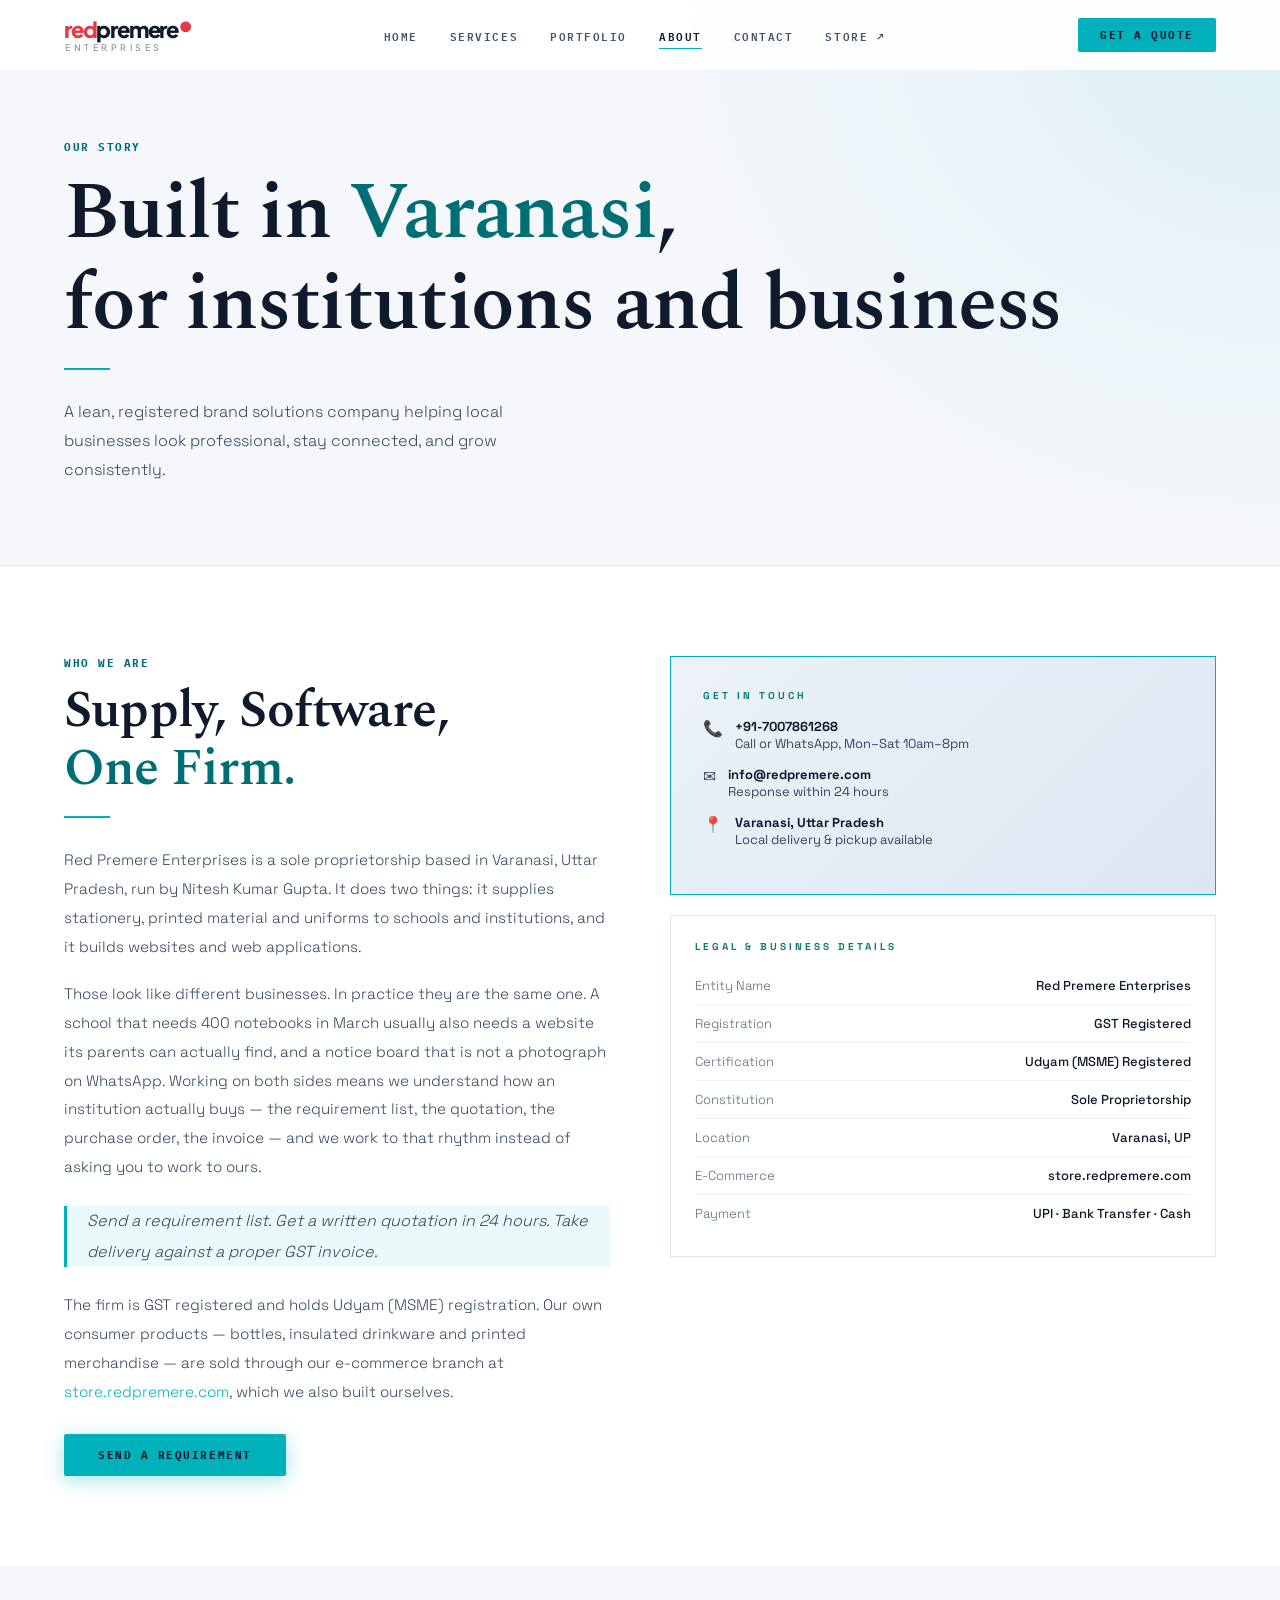
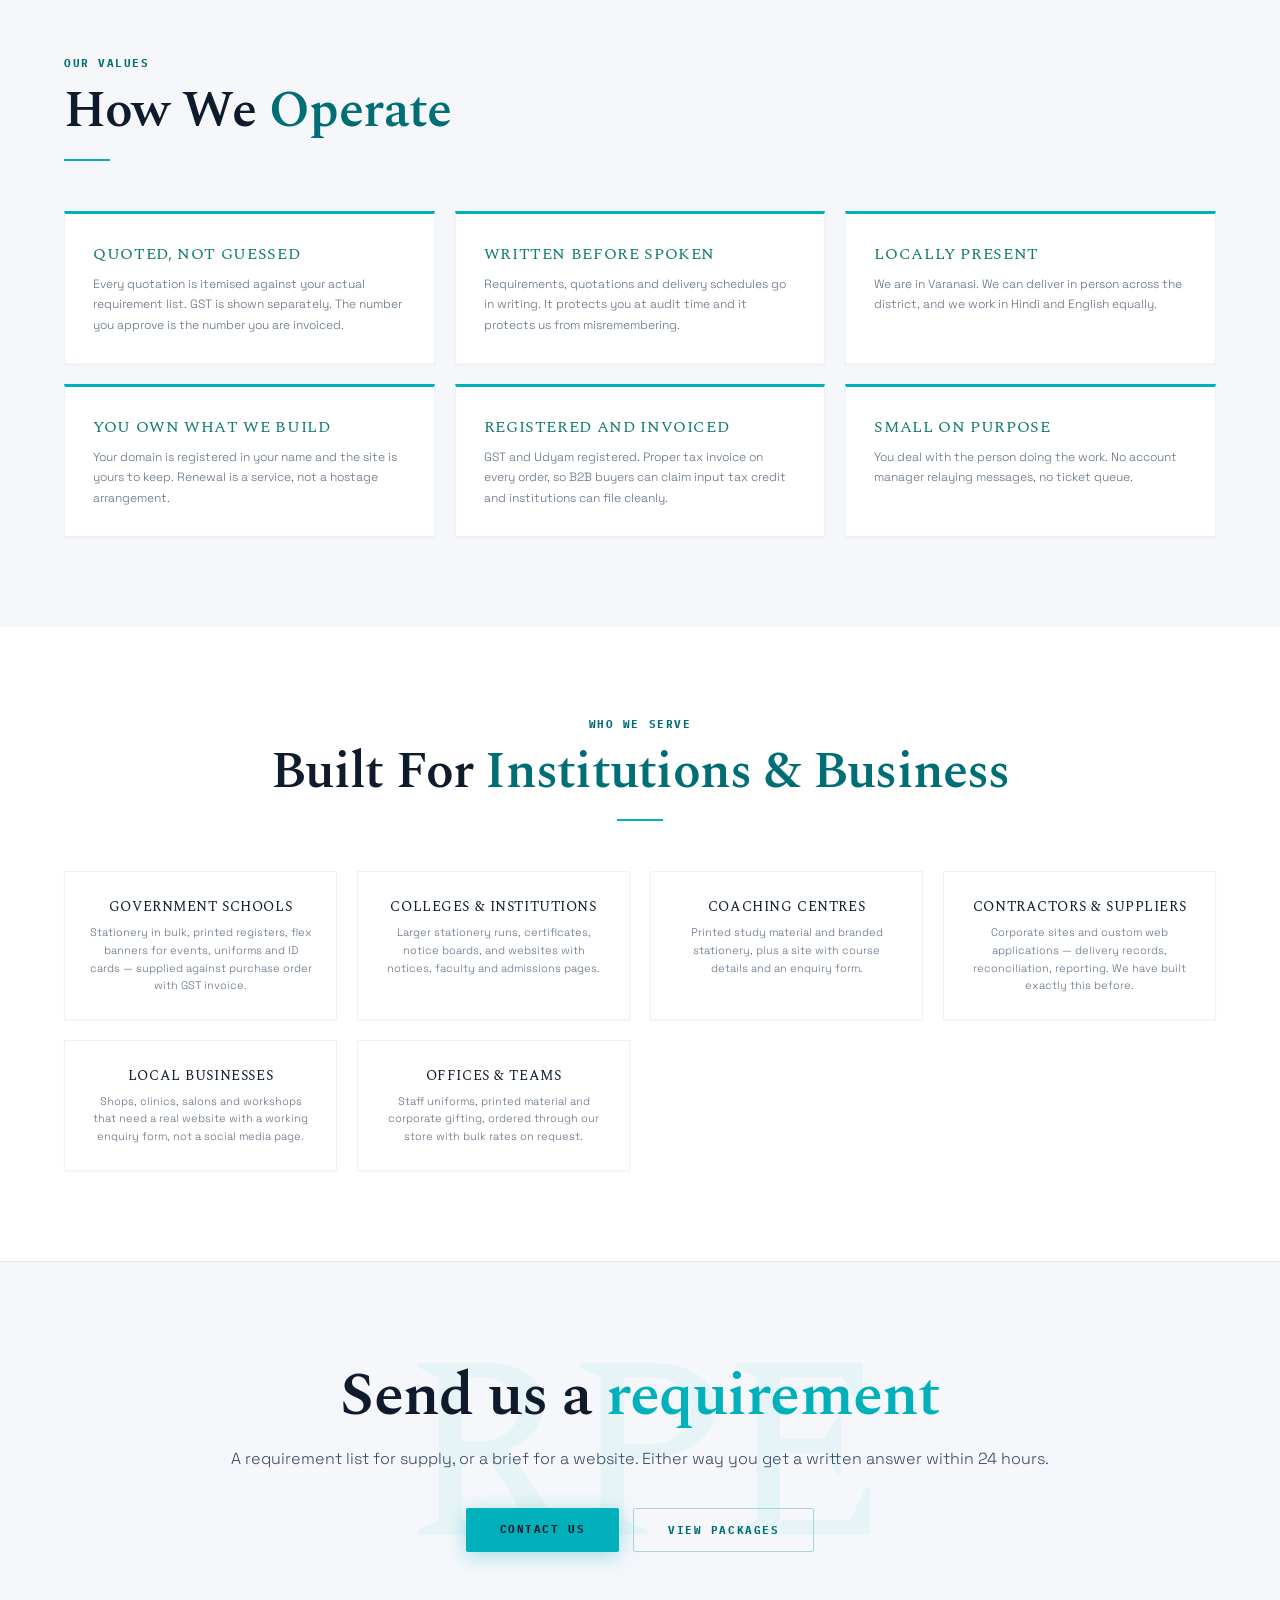
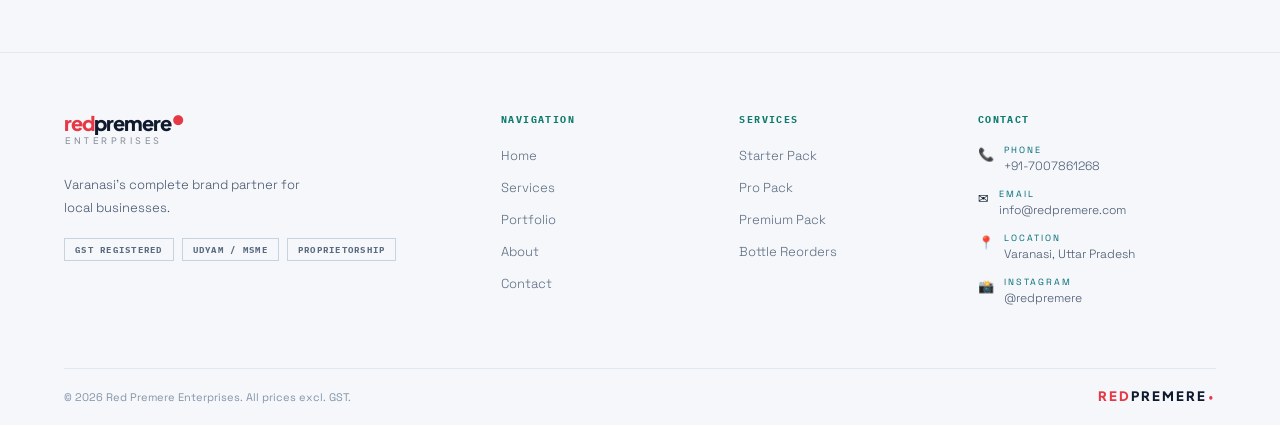
<file: about.html>
<!DOCTYPE html>
<html lang="en">
<head>
<meta charset="UTF-8">
<meta name="viewport" content="width=device-width, initial-scale=1.0">
<meta name="description" content="About Red Premere Enterprises — GST & MSME registered brand solutions company based in Varanasi, UP.">
<title>About Us | Red Premere Enterprises</title>
  <link rel="icon" type="image/svg+xml" href="assets/favicon.svg">
  <link rel="alternate icon" href="favicon.ico">
  <link rel="apple-touch-icon" href="assets/favicon.png">
<link rel="stylesheet" href="css/style.css">
<style>
.about-split { display:grid; grid-template-columns:1fr 1fr; gap:60px; align-items:start; padding:90px 0; }
.about-story-text { font-size:.95rem; font-weight:300; color:var(--grey-light); line-height:1.9; margin-bottom:18px; }
.about-story-highlight { border-left:3px solid var(--red); padding-left:20px; font-size:1rem; color:var(--grey-light); font-weight:300; line-height:1.9; margin:24px 0; font-style:italic; }
.contact-box { background:linear-gradient(135deg,#EDF2F8,#DCE6F3); border:1px solid var(--red); padding:32px; margin-bottom:20px; }
.contact-box-label { font-size:10px; font-weight:700; letter-spacing:3px; text-transform:uppercase; color:var(--gold); margin-bottom:16px; }
.contact-box-row { display:flex; align-items:flex-start; gap:12px; margin-bottom:14px; font-size:13px; color:var(--grey-light); }
.contact-box-row span:first-child { font-size:16px; flex-shrink:0; }
.contact-box-row strong { color:var(--white); display:block; }
.reg-box { background:var(--black-card); border:1px solid #E2E8F0; padding:24px; }
.reg-box-title { font-size:10px; font-weight:700; letter-spacing:3px; text-transform:uppercase; color:var(--gold); margin-bottom:14px; }
.reg-row { display:flex; justify-content:space-between; padding:10px 0; border-bottom:1px solid #EDF2F8; font-size:13px; }
.reg-row:last-child { border-bottom:none; }
.reg-key { color:var(--grey); font-weight:300; }
.reg-val { color:var(--white); font-weight:500; }
.values-grid { display:grid; grid-template-columns:repeat(3,1fr); gap:20px; margin-top:50px; }
.value-card { background:var(--black-card); border:1px solid #EDF2F8; border-top:3px solid var(--red); padding:28px; transition:transform .3s; }
.value-card:hover { transform:translateY(-4px); }
.value-icon { font-size:28px; margin-bottom:14px; }
.value-title { font-family:'Spectral',Georgia,serif; font-size:1rem; text-transform:uppercase; color:var(--gold); letter-spacing:.04em; margin-bottom:8px; }
.value-text { font-size:12px; color:var(--grey); font-weight:300; line-height:1.7; }
.target-grid { display:grid; grid-template-columns:repeat(4,1fr); gap:20px; margin-top:50px; }
.target-card { background:var(--black-card); border:1px solid #EDF2F8; padding:24px; text-align:center; transition:all .3s; }
.target-card:hover { border-color:var(--red); transform:translateY(-4px); }
.target-icon { font-size:32px; margin-bottom:12px; }
.target-title { font-family:'Spectral',Georgia,serif; font-size:.9rem; text-transform:uppercase; letter-spacing:.04em; margin-bottom:6px; }
.target-text { font-size:11px; color:var(--grey); font-weight:300; line-height:1.6; }
@media(max-width:768px) {
  .about-split { grid-template-columns:1fr; gap:32px; }
  .values-grid { grid-template-columns:1fr; }
  .target-grid { grid-template-columns:1fr 1fr; }
}
@media(max-width:480px) { .target-grid { grid-template-columns:1fr; } }
</style>
</head>
<body>
<nav class="nav">
  <div class="container nav-inner">
    <a href="index.html" class="nav-logo">
      <div class="logo-lockup">
        <div class="logo-wordmark"><span class="logo-red">red</span><span class="logo-white">premere</span><span class="logo-dot-mark">●</span></div>
        <div class="logo-sub">Enterprises</div>
      </div>
    </a>
    <ul class="nav-links">
      <li><a href="index.html" class="nav-link">Home</a></li>
      <li><a href="services.html" class="nav-link">Services</a></li>
      <li><a href="portfolio.html" class="nav-link">Portfolio</a></li>
      <li><a href="about.html" class="nav-link">About</a></li>
      <li><a href="contact.html" class="nav-link">Contact</a></li>
      <li><a href="https://store.redpremere.com" class="nav-link" target="_blank" rel="noopener">Store &#8599;</a></li>
    </ul>
    <a href="contact.html" class="nav-cta">Get a Quote</a>
    <button class="nav-hamburger" aria-label="Menu"><span></span><span></span><span></span></button>
  </div>
</nav>
<div class="nav-mobile">
  <a href="index.html" class="nav-link">Home</a>
  <a href="services.html" class="nav-link">Services</a>
  <a href="portfolio.html" class="nav-link">Portfolio</a>
  <a href="about.html" class="nav-link">About</a>
  <a href="contact.html" class="nav-link">Contact</a>
  <a href="https://store.redpremere.com" class="nav-link" target="_blank" rel="noopener">Store &#8599;</a>
  <a href="contact.html" class="btn btn-red nav-cta">Get a Quote</a>
</div>

<section class="page-hero">
  <div class="container">
    <span class="page-hero-eyebrow">Our Story</span>
    <h1 class="page-hero-title">Built in <span>Varanasi</span>,<br>for institutions and business</h1>
    <div class="accent-line"></div>
    <p class="page-hero-sub">A lean, registered brand solutions company helping local businesses look professional, stay connected, and grow consistently.</p>
  </div>
</section>

<section style="background:var(--black);">
  <div class="container">
    <div class="about-split">
      <div data-fade>
        <span class="section-eyebrow">Who We Are</span>
        <h2 class="section-title">Supply, Software,<br><span>One Firm.</span></h2>
        <div class="accent-line"></div>
        <p class="about-story-text">Red Premere Enterprises is a sole proprietorship based in Varanasi, Uttar Pradesh, run by Nitesh Kumar Gupta. It does two things: it supplies stationery, printed material and uniforms to schools and institutions, and it builds websites and web applications.</p>
        <p class="about-story-text">Those look like different businesses. In practice they are the same one. A school that needs 400 notebooks in March usually also needs a website its parents can actually find, and a notice board that is not a photograph on WhatsApp. Working on both sides means we understand how an institution actually buys &mdash; the requirement list, the quotation, the purchase order, the invoice &mdash; and we work to that rhythm instead of asking you to work to ours.</p>
        <div class="about-story-highlight">Send a requirement list. Get a written quotation in 24 hours. Take delivery against a proper GST invoice.</div>
        <p class="about-story-text">The firm is GST registered and holds Udyam (MSME) registration. Our own consumer products &mdash; bottles, insulated drinkware and printed merchandise &mdash; are sold through our e-commerce branch at <a href="https://store.redpremere.com" target="_blank" rel="noopener" style="color:var(--red);">store.redpremere.com</a>, which we also built ourselves.</p>
        <a href="contact.html" class="btn btn-red" style="margin-top:10px;">Send a requirement</a>
      </div>
      <div data-fade data-delay="2">
        <div class="contact-box">
          <div class="contact-box-label">Get in Touch</div>
          <div class="contact-box-row"><span>📞</span><div><strong>+91-7007861268</strong>Call or WhatsApp, Mon–Sat 10am–8pm</div></div>
          <div class="contact-box-row"><span>✉</span><div><strong>info@redpremere.com</strong>Response within 24 hours</div></div>
          <div class="contact-box-row"><span>📍</span><div><strong>Varanasi, Uttar Pradesh</strong>Local delivery & pickup available</div></div>
        </div>
        <div class="reg-box">
          <div class="reg-box-title">Legal & Business Details</div>
          <div class="reg-row"><span class="reg-key">Entity Name</span><span class="reg-val">Red Premere Enterprises</span></div>
          <div class="reg-row"><span class="reg-key">Registration</span><span class="reg-val">GST Registered</span></div>
          <div class="reg-row"><span class="reg-key">Certification</span><span class="reg-val">Udyam (MSME) Registered</span></div>
          <div class="reg-row"><span class="reg-key">Constitution</span><span class="reg-val">Sole Proprietorship</span></div>
          <div class="reg-row"><span class="reg-key">Location</span><span class="reg-val">Varanasi, UP</span></div>
          <div class="reg-row"><span class="reg-key">E-Commerce</span><span class="reg-val">store.redpremere.com</span></div>
          <div class="reg-row"><span class="reg-key">Payment</span><span class="reg-val">UPI · Bank Transfer · Cash</span></div>
        </div>
      </div>
    </div>
  </div>
</section>

<section style="padding:90px 0; background:#F5F7FB;">
  <div class="container">
    <span class="section-eyebrow">Our Values</span>
    <h2 class="section-title">How We <span>Operate</span></h2>
    <div class="accent-line"></div>
    <div class="values-grid">
      <div class="value-card" data-fade data-delay="1"><div class="value-title">Quoted, not guessed</div><p class="value-text">Every quotation is itemised against your actual requirement list. GST is shown separately. The number you approve is the number you are invoiced.</p></div>
      <div class="value-card" data-fade data-delay="2"><div class="value-title">Written before spoken</div><p class="value-text">Requirements, quotations and delivery schedules go in writing. It protects you at audit time and it protects us from misremembering.</p></div>
      <div class="value-card" data-fade data-delay="3"><div class="value-title">Locally present</div><p class="value-text">We are in Varanasi. We can deliver in person across the district, and we work in Hindi and English equally.</p></div>
      <div class="value-card" data-fade data-delay="4"><div class="value-title">You own what we build</div><p class="value-text">Your domain is registered in your name and the site is yours to keep. Renewal is a service, not a hostage arrangement.</p></div>
      <div class="value-card" data-fade data-delay="5"><div class="value-title">Registered and invoiced</div><p class="value-text">GST and Udyam registered. Proper tax invoice on every order, so B2B buyers can claim input tax credit and institutions can file cleanly.</p></div>
      <div class="value-card" data-fade data-delay="6"><div class="value-title">Small on purpose</div><p class="value-text">You deal with the person doing the work. No account manager relaying messages, no ticket queue.</p></div>
    </div>
  </div>
</section>

<section style="padding:90px 0; background:var(--black);">
  <div class="container">
    <div style="text-align:center;" data-fade>
      <span class="section-eyebrow">Who We Serve</span>
      <h2 class="section-title">Built For <span>Institutions &amp; Business</span></h2>
      <div class="accent-line" style="margin:18px auto 0;"></div>
    </div>
    <div class="target-grid" style="margin-top:50px;">
      <div class="target-card" data-fade data-delay="1"><div class="target-title">Government schools</div><p class="target-text">Stationery in bulk, printed registers, flex banners for events, uniforms and ID cards &mdash; supplied against purchase order with GST invoice.</p></div>
      <div class="target-card" data-fade data-delay="2"><div class="target-title">Colleges &amp; institutions</div><p class="target-text">Larger stationery runs, certificates, notice boards, and websites with notices, faculty and admissions pages.</p></div>
      <div class="target-card" data-fade data-delay="3"><div class="target-title">Coaching centres</div><p class="target-text">Printed study material and branded stationery, plus a site with course details and an enquiry form.</p></div>
      <div class="target-card" data-fade data-delay="4"><div class="target-title">Contractors &amp; suppliers</div><p class="target-text">Corporate sites and custom web applications &mdash; delivery records, reconciliation, reporting. We have built exactly this before.</p></div>
      <div class="target-card" data-fade data-delay="1"><div class="target-title">Local businesses</div><p class="target-text">Shops, clinics, salons and workshops that need a real website with a working enquiry form, not a social media page.</p></div>
      <div class="target-card" data-fade data-delay="2"><div class="target-title">Offices &amp; teams</div><p class="target-text">Staff uniforms, printed material and corporate gifting, ordered through our store with bulk rates on request.</p></div>
    </div>
  </div>
</section>

<section class="cta-banner">
  <div class="container">
    <h2 class="cta-banner-title">Send us a <span style="color:var(--red);">requirement</span></h2>
    <p class="cta-banner-sub">A requirement list for supply, or a brief for a website. Either way you get a written answer within 24 hours.</p>
    <div class="cta-banner-btns">
      <a href="contact.html" class="btn btn-red">Contact Us</a>
      <a href="services.html" class="btn btn-outline">View Packages</a>
    </div>
  </div>
</section>

<footer class="footer">
  <div class="container">
    <div class="footer-grid">
      <div>
        <a href="index.html" class="nav-logo" style="margin-bottom:14px;display:inline-flex;">
          <div class="logo-lockup">
            <div class="logo-wordmark" style="font-size:20px;letter-spacing:-1px;"><span class="logo-red">red</span><span class="logo-white">premere</span><span class="logo-dot-mark" style="font-size:13px;">●</span></div>
            <div class="logo-sub">Enterprises</div>
          </div>
        </a>
        <p class="footer-brand-desc">Varanasi's complete brand partner for local businesses.</p>
        <div class="footer-badges"><span class="footer-badge">GST Registered</span><span class="footer-badge">Udyam / MSME</span><span class="footer-badge">Proprietorship</span></div>
      </div>
      <div>
        <div class="footer-heading">Navigation</div>
        <ul class="footer-links">
          <li><a href="index.html" class="footer-link">Home</a></li><li><a href="services.html" class="footer-link">Services</a></li><li><a href="portfolio.html" class="footer-link">Portfolio</a></li><li><a href="about.html" class="footer-link">About</a></li><li><a href="contact.html" class="footer-link">Contact</a></li>
        </ul>
      </div>
      <div>
        <div class="footer-heading">Services</div>
        <ul class="footer-links">
          <li><a href="services.html" class="footer-link">Starter Pack</a></li><li><a href="services.html" class="footer-link">Pro Pack</a></li><li><a href="services.html" class="footer-link">Premium Pack</a></li><li><a href="services.html" class="footer-link">Bottle Reorders</a></li>
        </ul>
      </div>
      <div>
        <div class="footer-heading">Contact</div>
        <div class="footer-contact-item"><span class="footer-contact-icon">📞</span><div><div class="footer-contact-label">Phone</div><div class="footer-contact-val">+91-7007861268</div></div></div>
        <div class="footer-contact-item"><span class="footer-contact-icon">✉</span><div><div class="footer-contact-label">Email</div><div class="footer-contact-val">info@redpremere.com</div></div></div>
        <div class="footer-contact-item"><span class="footer-contact-icon">📍</span><div><div class="footer-contact-label">Location</div><div class="footer-contact-val">Varanasi, Uttar Pradesh</div></div></div>
        <div class="footer-contact-item"><span class="footer-contact-icon">📸</span><div><div class="footer-contact-label">Instagram</div><div class="footer-contact-val"><a href="https://instagram.com/redpremere" target="_blank" style="color:inherit;text-decoration:none;">@redpremere</a></div></div></div>
      </div>
    </div>
    <div class="footer-bottom">
      <span class="footer-bottom-text">© 2026 Red Premere Enterprises. All prices excl. GST.</span>
      <span class="footer-bottom-brand"><span style="font-family:'Plus Jakarta Sans',system-ui;font-weight:800;font-size:13px;color:#E63946;">red</span><span style="font-family:'Plus Jakarta Sans',system-ui;font-weight:800;font-size:13px;color:#0F1B2D;">premere</span><span style="color:#E63946;font-size:10px;margin-left:1px;">●</span></span>
    </div>
  </div>
</footer>
<script src="js/main.js"></script>
</body>
</html>
</file>
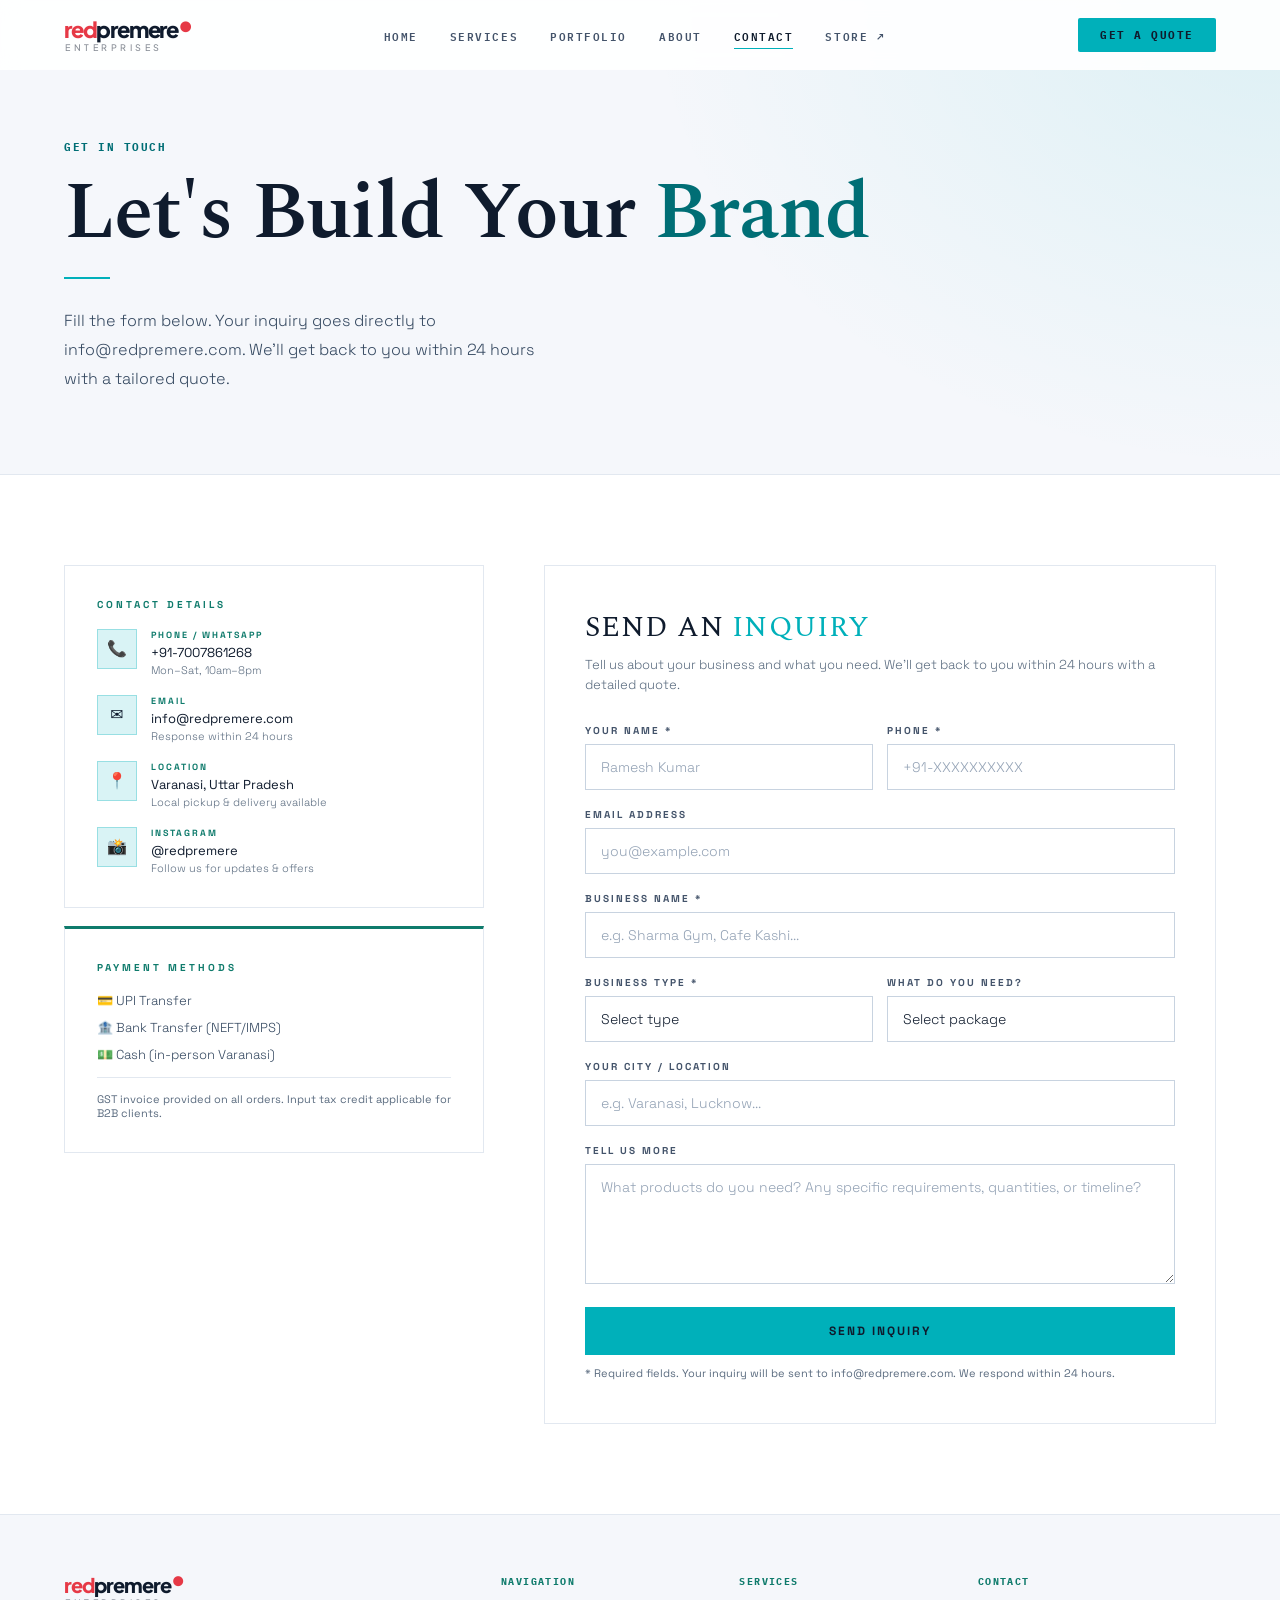
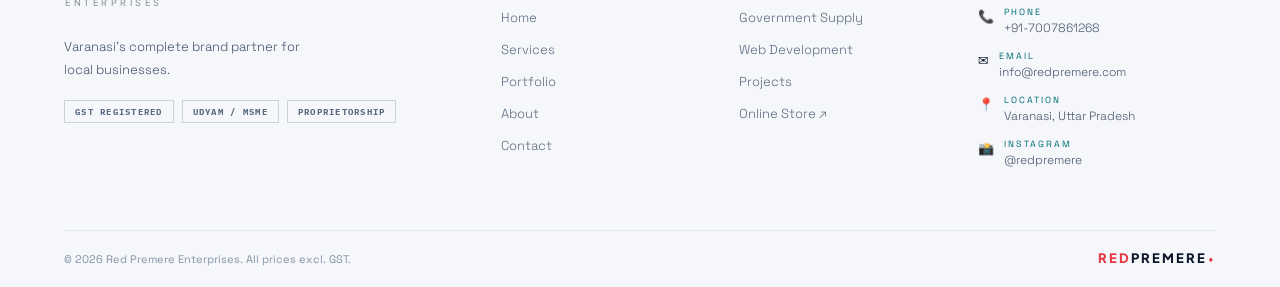
<file: contact.html>
<!DOCTYPE html>
<html lang="en">
<head>
<meta charset="UTF-8">
<meta name="viewport" content="width=device-width, initial-scale=1.0">
<meta name="description" content="Contact Red Premere Enterprises — get a quote for your bundle, bottle reorder or website. Based in Varanasi, UP.">
<title>Contact & Inquiry | Red Premere Enterprises</title>
  <link rel="icon" type="image/svg+xml" href="assets/favicon.svg">
  <link rel="alternate icon" href="favicon.ico">
  <link rel="apple-touch-icon" href="assets/favicon.png">
<link rel="stylesheet" href="css/style.css">
<style>
.contact-layout { display:grid; grid-template-columns:1fr 1.6fr; gap:60px; padding:90px 0; align-items:start; }
.info-card { background:var(--black-card); border:1px solid #E2E8F0; padding:32px; margin-bottom:18px; }
.info-title { font-size:10px; font-weight:700; letter-spacing:3px; text-transform:uppercase; color:var(--gold); margin-bottom:18px; }
.info-item { display:flex; gap:14px; align-items:flex-start; margin-bottom:18px; }
.info-item:last-child { margin-bottom:0; }
.info-icon { width:40px; height:40px; background:rgba(0,176,186,.15); border:1px solid rgba(0,176,186,.3); display:flex; align-items:center; justify-content:center; font-size:16px; flex-shrink:0; }
.info-label { font-size:9px; font-weight:700; letter-spacing:2px; text-transform:uppercase; color:var(--gold); margin-bottom:3px; }
.info-val { font-size:13px; color:var(--white); font-weight:400; }
.info-sub { font-size:11px; color:var(--grey); font-weight:300; margin-top:2px; }
.form-wrapper { background:var(--black-card); border:1px solid #E2E8F0; padding:40px; }
.form-title { font-family:'Spectral',Georgia,serif; font-size:1.8rem; text-transform:uppercase; letter-spacing:.04em; margin-bottom:6px; }
.form-sub { font-size:13px; font-weight:300; color:var(--grey); margin-bottom:28px; line-height:1.6; }
@media(max-width:768px) { .contact-layout { grid-template-columns:1fr; gap:32px; } }
</style>
</head>
<body>
<nav class="nav">
  <div class="container nav-inner">
    <a href="index.html" class="nav-logo">
      <div class="logo-lockup">
        <div class="logo-wordmark"><span class="logo-red">red</span><span class="logo-white">premere</span><span class="logo-dot-mark">●</span></div>
        <div class="logo-sub">Enterprises</div>
      </div>
    </a>
    <ul class="nav-links">
      <li><a href="index.html" class="nav-link">Home</a></li>
      <li><a href="services.html" class="nav-link">Services</a></li>
      <li><a href="portfolio.html" class="nav-link">Portfolio</a></li>
      <li><a href="about.html" class="nav-link">About</a></li>
      <li><a href="contact.html" class="nav-link">Contact</a></li>
      <li><a href="https://store.redpremere.com" class="nav-link" target="_blank" rel="noopener">Store &#8599;</a></li>
    </ul>
    <a href="contact.html" class="nav-cta">Get a Quote</a>
    <button class="nav-hamburger" aria-label="Menu"><span></span><span></span><span></span></button>
  </div>
</nav>
<div class="nav-mobile">
  <a href="index.html" class="nav-link">Home</a>
  <a href="services.html" class="nav-link">Services</a>
  <a href="portfolio.html" class="nav-link">Portfolio</a>
  <a href="about.html" class="nav-link">About</a>
  <a href="contact.html" class="nav-link">Contact</a>
  <a href="https://store.redpremere.com" class="nav-link" target="_blank" rel="noopener">Store &#8599;</a>
  <a href="contact.html" class="btn btn-red nav-cta">Get a Quote</a>
</div>

<section class="page-hero">
  <div class="container">
    <span class="page-hero-eyebrow">Get in Touch</span>
    <h1 class="page-hero-title">Let's Build Your <span>Brand</span></h1>
    <div class="accent-line"></div>
    <p class="page-hero-sub">Fill the form below. Your inquiry goes directly to info@redpremere.com. We'll get back to you within 24 hours with a tailored quote.</p>
  </div>
</section>

<section style="background:var(--black);">
  <div class="container">
    <div class="contact-layout">
      <!-- LEFT INFO -->
      <div>
        <div class="info-card">
          <div class="info-title">Contact Details</div>
          <div class="info-item">
            <div class="info-icon">📞</div>
            <div><div class="info-label">Phone / WhatsApp</div><div class="info-val">+91-7007861268</div><div class="info-sub">Mon–Sat, 10am–8pm</div></div>
          </div>
          <div class="info-item">
            <div class="info-icon">✉</div>
            <div><div class="info-label">Email</div><div class="info-val">info@redpremere.com</div><div class="info-sub">Response within 24 hours</div></div>
          </div>
          <div class="info-item">
            <div class="info-icon">📍</div>
            <div><div class="info-label">Location</div><div class="info-val">Varanasi, Uttar Pradesh</div><div class="info-sub">Local pickup & delivery available</div></div>
          </div>
          <div class="info-item">
            <div class="info-icon">📸</div>
            <div><div class="info-label">Instagram</div><div class="info-val"><a href="https://instagram.com/redpremere" target="_blank" style="color:var(--white);text-decoration:none;">@redpremere</a></div><div class="info-sub">Follow us for updates & offers</div></div>
          </div>
        </div>
        <div class="info-card" style="border-top:3px solid var(--gold);">
          <div class="info-title">Payment Methods</div>
          <div style="display:flex;flex-direction:column;gap:10px;">
            <div style="font-size:13px;color:var(--grey-light);font-weight:300;">💳 UPI Transfer</div>
            <div style="font-size:13px;color:var(--grey-light);font-weight:300;">🏦 Bank Transfer (NEFT/IMPS)</div>
            <div style="font-size:13px;color:var(--grey-light);font-weight:300;">💵 Cash (in-person Varanasi)</div>
          </div>
          <div style="margin-top:14px;padding-top:14px;border-top:1px solid #E2E8F0;font-size:11px;color:#5A6B7F;">GST invoice provided on all orders. Input tax credit applicable for B2B clients.</div>
        </div>
      </div>

      <!-- RIGHT FORM -->
      <div class="form-wrapper" data-fade>
        <div class="form-title">Send an <span style="color:var(--red);">Inquiry</span></div>
        <p class="form-sub">Tell us about your business and what you need. We'll get back to you within 24 hours with a detailed quote.</p>

        <!-- Web3Forms — get free key at web3forms.com -->
        <form id="inquiryForm">
          <input type="hidden" name="access_key" value="YOUR_ACCESS_KEY">
          <input type="hidden" name="subject" value="New Inquiry — Red Premere Enterprises">
          <input type="hidden" name="from_name" value="redpremere.com">
          <input type="hidden" name="redirect" value="false">
          <input type="hidden" name="package" id="packageField" value="">

          <div class="form-grid-2">
            <div class="form-group">
              <label class="form-label" for="name">Your Name *</label>
              <input class="form-input" type="text" id="name" name="name" placeholder="Ramesh Kumar" required>
            </div>
            <div class="form-group">
              <label class="form-label" for="phone">Phone *</label>
              <input class="form-input" type="tel" id="phone" name="phone" placeholder="+91-XXXXXXXXXX" required>
            </div>
          </div>
          <div class="form-group">
            <label class="form-label" for="email">Email Address</label>
            <input class="form-input" type="email" id="email" name="email" placeholder="you@example.com">
          </div>
          <div class="form-group">
            <label class="form-label" for="business">Business Name *</label>
            <input class="form-input" type="text" id="business" name="business_name" placeholder="e.g. Sharma Gym, Cafe Kashi..." required>
          </div>
          <div class="form-grid-2">
            <div class="form-group">
              <label class="form-label" for="businessType">Business Type *</label>
              <select class="form-select" id="businessType" name="business_type" required>
                <option value="" disabled selected>Select type</option>
                <option>Gym / Fitness Centre</option>
                <option>Restaurant / Cafe</option>
                <option>Hotel / Guest House</option>
                <option>Clothing / Boutique</option>
                <option>Coaching Centre</option>
                <option>Salon / Spa</option>
                <option>Medical / Clinic</option>
                <option>Event Company</option>
                <option>Other</option>
              </select>
            </div>
            <div class="form-group">
              <label class="form-label" for="packageSelect">What do you need?</label>
              <select class="form-select" id="packageSelect" name="package_interest">
                <option value="" disabled selected>Select package</option>
                <option value="supply">Government / institutional supply</option>
                <option value="starter">Website — Starter, &#8377;5,999</option>
                <option value="business">Website — Business, &#8377;9,999</option>
                <option value="app">Custom web application</option>
                <option value="store">Bulk branding via our store</option>
                <option value="custom">Something else</option>
              </select>
            </div>
          </div>
          <div class="form-group">
            <label class="form-label" for="city">Your City / Location</label>
            <input class="form-input" type="text" id="city" name="city" placeholder="e.g. Varanasi, Lucknow...">
          </div>
          <div class="form-group">
            <label class="form-label" for="message">Tell Us More</label>
            <textarea class="form-textarea" id="message" name="message" placeholder="What products do you need? Any specific requirements, quantities, or timeline?"></textarea>
          </div>
          <button type="submit" class="form-submit" id="submitBtn">Send Inquiry</button>
          <p class="form-note">* Required fields. Your inquiry will be sent to info@redpremere.com. We respond within 24 hours.</p>
        </form>
      </div>
    </div>
  </div>
</section>

<!-- SUCCESS DIALOG -->
<div class="dialog-overlay" id="successDialog">
  <div class="dialog-box">
    <span class="dialog-icon">✅</span>
    <div class="dialog-title">Inquiry Sent!</div>
    <p class="dialog-message">Thank you! Your inquiry has been sent to info@redpremere.com. Our team will contact you within 24 hours with a detailed quote.</p>
    <button class="dialog-close" onclick="closeDialog()">Got It</button>
  </div>
</div>

<footer class="footer">
  <div class="container">
    <div class="footer-grid">
      <div>
        <a href="index.html" class="nav-logo" style="margin-bottom:14px;display:inline-flex;">
          <div class="logo-lockup">
            <div class="logo-wordmark" style="font-size:20px;letter-spacing:-1px;"><span class="logo-red">red</span><span class="logo-white">premere</span><span class="logo-dot-mark" style="font-size:13px;">●</span></div>
            <div class="logo-sub">Enterprises</div>
          </div>
        </a>
        <p class="footer-brand-desc">Varanasi's complete brand partner for local businesses.</p>
        <div class="footer-badges"><span class="footer-badge">GST Registered</span><span class="footer-badge">Udyam / MSME</span><span class="footer-badge">Proprietorship</span></div>
      </div>
      <div>
        <div class="footer-heading">Navigation</div>
        <ul class="footer-links"><li><a href="index.html" class="footer-link">Home</a></li><li><a href="services.html" class="footer-link">Services</a></li><li><a href="portfolio.html" class="footer-link">Portfolio</a></li><li><a href="about.html" class="footer-link">About</a></li><li><a href="contact.html" class="footer-link">Contact</a></li></ul>
      </div>
      <div>
        <div class="footer-heading">Services</div>
        <ul class="footer-links"><li><a href="services.html" class="footer-link">Government Supply</a></li><li><a href="services.html" class="footer-link">Web Development</a></li><li><a href="portfolio.html" class="footer-link">Projects</a></li><li><a href="https://store.redpremere.com" class="footer-link" target="_blank" rel="noopener">Online Store &#8599;</a></li></ul>
      </div>
      <div>
        <div class="footer-heading">Contact</div>
        <div class="footer-contact-item"><span class="footer-contact-icon">📞</span><div><div class="footer-contact-label">Phone</div><div class="footer-contact-val">+91-7007861268</div></div></div>
        <div class="footer-contact-item"><span class="footer-contact-icon">✉</span><div><div class="footer-contact-label">Email</div><div class="footer-contact-val">info@redpremere.com</div></div></div>
        <div class="footer-contact-item"><span class="footer-contact-icon">📍</span><div><div class="footer-contact-label">Location</div><div class="footer-contact-val">Varanasi, Uttar Pradesh</div></div></div>
        <div class="footer-contact-item"><span class="footer-contact-icon">📸</span><div><div class="footer-contact-label">Instagram</div><div class="footer-contact-val"><a href="https://instagram.com/redpremere" target="_blank" style="color:inherit;text-decoration:none;">@redpremere</a></div></div></div>
      </div>
    </div>
    <div class="footer-bottom">
      <span class="footer-bottom-text">© 2026 Red Premere Enterprises. All prices excl. GST.</span>
      <span class="footer-bottom-brand"><span style="font-family:'Plus Jakarta Sans',system-ui;font-weight:800;font-size:13px;color:#E63946;">red</span><span style="font-family:'Plus Jakarta Sans',system-ui;font-weight:800;font-size:13px;color:#0F1B2D;">premere</span><span style="color:#E63946;font-size:10px;margin-left:1px;">●</span></span>
    </div>
  </div>
</footer>

<script src="js/main.js"></script>
<script>
  const params = new URLSearchParams(window.location.search);
  const pkg = params.get('package');
  if (pkg) {
    const sel = document.getElementById('packageSelect');
    if (sel) { for (let i=0; i<sel.options.length; i++) { if (sel.options[i].value===pkg) { sel.selectedIndex=i; break; } } }
    const h = document.getElementById('packageField');
    if (h) h.value = pkg;
  }

  const form = document.getElementById('inquiryForm');
  if (form) {
    form.addEventListener('submit', async function(e) {
      e.preventDefault();
      const btn = document.getElementById('submitBtn');
      btn.textContent = 'Sending...';
      btn.disabled = true;
      try {
        const formData = new FormData(form);
        const res = await fetch('https://api.web3forms.com/submit', {
          method: 'POST',
          body: formData
        });
        const data = await res.json();
        if (data.success) { openDialog(); form.reset(); }
        else { alert('Something went wrong. Please email info@redpremere.com directly.'); }
      } catch(err) { alert('Something went wrong. Please email info@redpremere.com directly.'); }
      btn.textContent = 'Send Inquiry';
      btn.disabled = false;
    });
  }
</script>
</body>
</html>
</file>
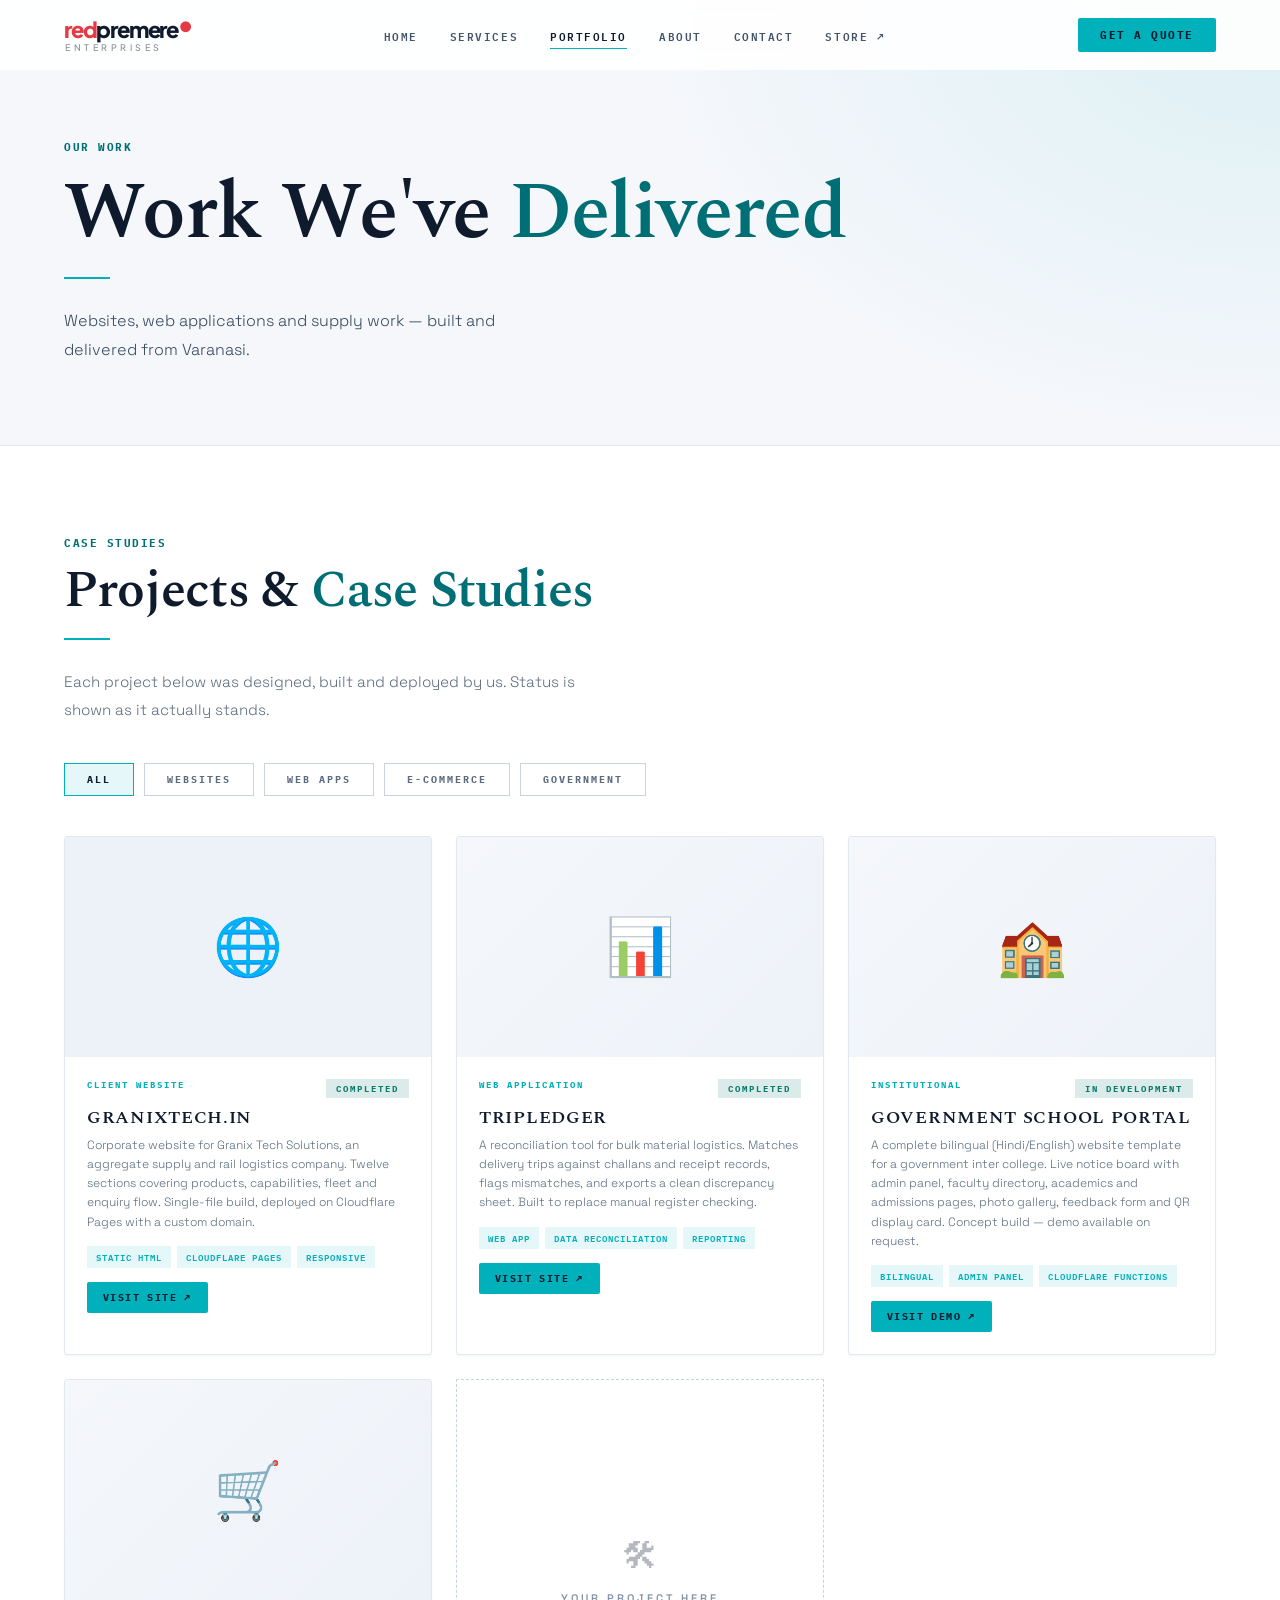
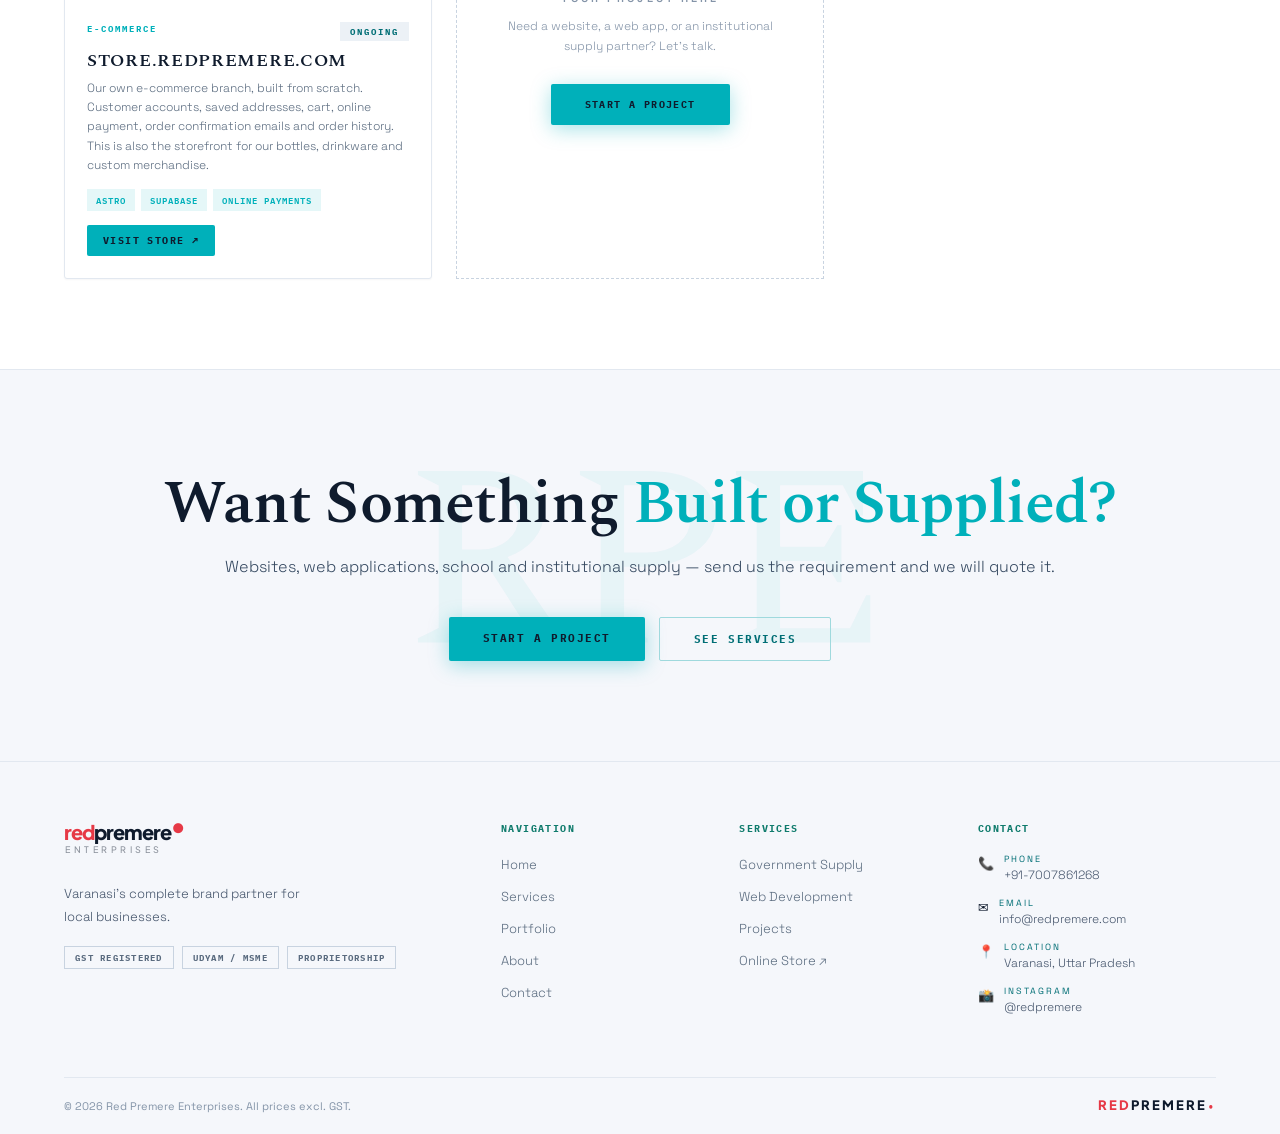
<file: portfolio.html>
<!DOCTYPE html>
<html lang="en">
<head>
<meta charset="UTF-8">
<meta name="viewport" content="width=device-width, initial-scale=1.0">
<meta name="description" content="Red Premere Enterprises portfolio — websites, web applications and institutional supply work delivered from Varanasi, Uttar Pradesh.">
<title>Portfolio | Red Premere Enterprises</title>
  <link rel="icon" type="image/svg+xml" href="assets/favicon.svg">
  <link rel="alternate icon" href="favicon.ico">
  <link rel="apple-touch-icon" href="assets/favicon.png">
<link rel="stylesheet" href="css/style.css">
<style>
.portfolio-filter { display:flex; gap:10px; flex-wrap:wrap; margin:40px 0; }
.filter-btn { padding:9px 22px; font-size:10px; font-weight:700; letter-spacing:2px; text-transform:uppercase; background:transparent; border:1px solid #C8D3E0; color:var(--grey); cursor:pointer; font-family:'IBM Plex Mono',ui-monospace,monospace; transition:all .25s; }
.filter-btn.active,.filter-btn:hover { border-color:var(--red); color:var(--white); background:rgba(0,176,186,.1); }
.portfolio-grid { display:grid; grid-template-columns:repeat(3,1fr); gap:24px; }
.portfolio-card { background:var(--black-card); border:1px solid #E2E8F0; overflow:hidden; transition:all .3s; }
.portfolio-card:hover { border-color:var(--red); transform:translateY(-4px); box-shadow:0 10px 30px rgba(0,176,186,.15); }
.portfolio-thumb { width:100%; height:220px; display:flex; align-items:center; justify-content:center; font-size:56px; }
.portfolio-body { padding:22px; }
.portfolio-tag { font-size:9px; font-weight:700; letter-spacing:2px; text-transform:uppercase; color:var(--red); margin-bottom:7px; display:block; }
.portfolio-title { font-family:'Spectral',Georgia,serif; font-size:1.1rem; text-transform:uppercase; letter-spacing:.04em; margin-bottom:8px; }
.portfolio-desc { font-size:12px; color:var(--grey); font-weight:300; line-height:1.6; margin-bottom:14px; }
.portfolio-tags { display:flex; gap:6px; flex-wrap:wrap; }
.pstatus { font-size:9px; font-weight:700; letter-spacing:2px; text-transform:uppercase; padding:4px 10px; }
.pstatus.done { background:rgba(15,123,108,.15); color:#0F7B6C; }
.pstatus.dev { background:rgba(15,123,108,.15); color:#0F7B6C; }
.pstatus.live { background:rgba(126,160,196,.15); color:#006E75; }
.portfolio-card-head { display:flex; align-items:center; justify-content:space-between; margin-bottom:10px; }
.ptag { font-size:9px; font-weight:600; letter-spacing:1px; text-transform:uppercase; padding:3px 9px; background:rgba(0,176,186,.1); color:var(--red); }
.coming-soon { background:var(--black-card); border:1px dashed #C8D3E0; display:flex; align-items:center; justify-content:center; text-align:center; min-height:300px; flex-direction:column; gap:12px; padding:32px; }
@media(max-width:768px) { .portfolio-grid { grid-template-columns:1fr; } }
</style>
</head>
<body>
<nav class="nav">
  <div class="container nav-inner">
    <a href="index.html" class="nav-logo">
      <div class="logo-lockup">
        <div class="logo-wordmark"><span class="logo-red">red</span><span class="logo-white">premere</span><span class="logo-dot-mark">●</span></div>
        <div class="logo-sub">Enterprises</div>
      </div>
    </a>
    <ul class="nav-links">
      <li><a href="index.html" class="nav-link">Home</a></li>
      <li><a href="services.html" class="nav-link">Services</a></li>
      <li><a href="portfolio.html" class="nav-link">Portfolio</a></li>
      <li><a href="about.html" class="nav-link">About</a></li>
      <li><a href="contact.html" class="nav-link">Contact</a></li>
      <li><a href="https://store.redpremere.com" class="nav-link" target="_blank" rel="noopener">Store &#8599;</a></li>
    </ul>
    <a href="contact.html" class="nav-cta">Get a Quote</a>
    <button class="nav-hamburger" aria-label="Menu"><span></span><span></span><span></span></button>
  </div>
</nav>
<div class="nav-mobile">
  <a href="index.html" class="nav-link">Home</a>
  <a href="services.html" class="nav-link">Services</a>
  <a href="portfolio.html" class="nav-link">Portfolio</a>
  <a href="about.html" class="nav-link">About</a>
  <a href="contact.html" class="nav-link">Contact</a>
  <a href="https://store.redpremere.com" class="nav-link" target="_blank" rel="noopener">Store &#8599;</a>
  <a href="contact.html" class="btn btn-red nav-cta">Get a Quote</a>
</div>

<section class="page-hero">
  <div class="container">
    <span class="page-hero-eyebrow">Our Work</span>
    <h1 class="page-hero-title">Work We&#39;ve <span>Delivered</span></h1>
    <div class="accent-line"></div>
    <p class="page-hero-sub">Websites, web applications and supply work &mdash; built and delivered from Varanasi.</p>
  </div>
</section>

<section style="padding:90px 0; background:var(--black);">
  <div class="container">
    <span class="section-eyebrow">Case Studies</span>
    <h2 class="section-title">Projects &amp; <span>Case Studies</span></h2>
    <div class="accent-line"></div>
    <p class="section-sub">Each project below was designed, built and deployed by us. Status is shown as it actually stands.</p>

    <div class="portfolio-filter">
      <button class="filter-btn active" data-cat="all">All</button>
      <button class="filter-btn" data-cat="web">Websites</button>
      <button class="filter-btn" data-cat="app">Web Apps</button>
      <button class="filter-btn" data-cat="ecom">E-Commerce</button>
      <button class="filter-btn" data-cat="govt">Government</button>
    </div>

    <div class="portfolio-grid">

      <div class="portfolio-card" data-cat="web" data-fade data-delay="1">
        <div class="portfolio-thumb" style="background:linear-gradient(135deg,#EDF2F8,#EDF2F8);">&#127760;</div>
        <div class="portfolio-body">
          <div class="portfolio-card-head">
            <span class="portfolio-tag">Client Website</span>
            <span class="pstatus done">Completed</span>
          </div>
          <div class="portfolio-title">granixtech.in</div>
          <p class="portfolio-desc">Corporate website for Granix Tech Solutions, an aggregate supply and rail logistics company. Twelve sections covering products, capabilities, fleet and enquiry flow. Single-file build, deployed on Cloudflare Pages with a custom domain.</p>
          <div class="portfolio-tags"><span class="ptag">Static HTML</span><span class="ptag">Cloudflare Pages</span><span class="ptag">Responsive</span></div>
          <a href="https://granixtech.in" target="_blank" rel="noopener" style="display:inline-flex;align-items:center;gap:6px;margin-top:14px;padding:9px 16px;background:#00B0BA;color:#0F1B2D;font-family:var(--font-mono);font-size:10px;font-weight:700;letter-spacing:.14em;text-transform:uppercase;text-decoration:none;border-radius:2px;">Visit site &#8599;</a>
        </div>
      </div>

      <div class="portfolio-card" data-cat="app" data-fade data-delay="2">
        <div class="portfolio-thumb" style="background:linear-gradient(135deg,#F5F7FB,#EDF2F8);">&#128202;</div>
        <div class="portfolio-body">
          <div class="portfolio-card-head">
            <span class="portfolio-tag">Web Application</span>
            <span class="pstatus done">Completed</span>
          </div>
          <div class="portfolio-title">TripLedger</div>
          <p class="portfolio-desc">A reconciliation tool for bulk material logistics. Matches delivery trips against challans and receipt records, flags mismatches, and exports a clean discrepancy sheet. Built to replace manual register checking.</p>
          <div class="portfolio-tags"><span class="ptag">Web App</span><span class="ptag">Data Reconciliation</span><span class="ptag">Reporting</span></div>
          <a href="https://tripledger.honestbro.online" target="_blank" rel="noopener" style="display:inline-flex;align-items:center;gap:6px;margin-top:14px;padding:9px 16px;background:#00B0BA;color:#0F1B2D;font-family:var(--font-mono);font-size:10px;font-weight:700;letter-spacing:.14em;text-transform:uppercase;text-decoration:none;border-radius:2px;">Visit site &#8599;</a>
        </div>
      </div>

      <div class="portfolio-card" data-cat="govt" data-fade data-delay="3">
        <div class="portfolio-thumb" style="background:linear-gradient(135deg,#F5F7FB,#EDF2F8);">&#127979;</div>
        <div class="portfolio-body">
          <div class="portfolio-card-head">
            <span class="portfolio-tag">Institutional</span>
            <span class="pstatus dev">In Development</span>
          </div>
          <div class="portfolio-title">Government School Portal</div>
          <p class="portfolio-desc">A complete bilingual (Hindi/English) website template for a government inter college. Live notice board with admin panel, faculty directory, academics and admissions pages, photo gallery, feedback form and QR display card. Concept build &mdash; demo available on request.</p>
          <div class="portfolio-tags"><span class="ptag">Bilingual</span><span class="ptag">Admin Panel</span><span class="ptag">Cloudflare Functions</span></div>
          <a href="https://ggic-robertsganj.pages.dev" target="_blank" rel="noopener" style="display:inline-flex;align-items:center;gap:6px;margin-top:14px;padding:9px 16px;background:#00B0BA;color:#0F1B2D;font-family:var(--font-mono);font-size:10px;font-weight:700;letter-spacing:.14em;text-transform:uppercase;text-decoration:none;border-radius:2px;">Visit demo &#8599;</a>
        </div>
      </div>

      <div class="portfolio-card" data-cat="ecom" data-fade data-delay="1">
        <div class="portfolio-thumb" style="background:linear-gradient(135deg,#F5F7FB,#EDF2F8);">&#128722;</div>
        <div class="portfolio-body">
          <div class="portfolio-card-head">
            <span class="portfolio-tag">E-Commerce</span>
            <span class="pstatus live">Ongoing</span>
          </div>
          <div class="portfolio-title">store.redpremere.com</div>
          <p class="portfolio-desc">Our own e-commerce branch, built from scratch. Customer accounts, saved addresses, cart, online payment, order confirmation emails and order history. This is also the storefront for our bottles, drinkware and custom merchandise.</p>
          <div class="portfolio-tags"><span class="ptag">Astro</span><span class="ptag">Supabase</span><span class="ptag">Online Payments</span></div>
          <a href="https://store.redpremere.com" target="_blank" rel="noopener" style="display:inline-flex;align-items:center;gap:6px;margin-top:14px;padding:9px 16px;background:#00B0BA;color:#0F1B2D;font-family:var(--font-mono);font-size:10px;font-weight:700;letter-spacing:.14em;text-transform:uppercase;text-decoration:none;border-radius:2px;">Visit store &#8599;</a>
        </div>
      </div>

      <div class="coming-soon" data-cat="all" data-fade data-delay="2">
        <div style="font-size:36px;opacity:.3;">&#128736;</div>
        <div style="font-size:11px;font-weight:600;letter-spacing:3px;text-transform:uppercase;color:#8494A8;">Your Project Here</div>
        <p style="font-size:12px;color:#8494A8;font-weight:300;line-height:1.6;">Need a website, a web app, or an institutional supply partner? Let&#39;s talk.</p>
        <a href="contact.html" class="btn btn-red" style="margin-top:16px;font-size:10px;">Start a Project</a>
      </div>

    </div>
  </div>
</section>

<section class="cta-banner">
  <div class="container">
    <h2 class="cta-banner-title">Want Something <span style="color:var(--red);">Built or Supplied?</span></h2>
    <p class="cta-banner-sub">Websites, web applications, school and institutional supply &mdash; send us the requirement and we will quote it.</p>
    <div class="cta-banner-btns">
      <a href="contact.html" class="btn btn-red">Start a Project</a>
      <a href="services.html" class="btn btn-outline">See Services</a>
    </div>
  </div>
</section>

<footer class="footer">
  <div class="container">
    <div class="footer-grid">
      <div>
        <a href="index.html" class="nav-logo" style="margin-bottom:14px;display:inline-flex;">
          <div class="logo-lockup">
            <div class="logo-wordmark" style="font-size:20px;letter-spacing:-1px;"><span class="logo-red">red</span><span class="logo-white">premere</span><span class="logo-dot-mark" style="font-size:13px;">●</span></div>
            <div class="logo-sub">Enterprises</div>
          </div>
        </a>
        <p class="footer-brand-desc">Varanasi's complete brand partner for local businesses.</p>
        <div class="footer-badges"><span class="footer-badge">GST Registered</span><span class="footer-badge">Udyam / MSME</span><span class="footer-badge">Proprietorship</span></div>
      </div>
      <div>
        <div class="footer-heading">Navigation</div>
        <ul class="footer-links"><li><a href="index.html" class="footer-link">Home</a></li><li><a href="services.html" class="footer-link">Services</a></li><li><a href="portfolio.html" class="footer-link">Portfolio</a></li><li><a href="about.html" class="footer-link">About</a></li><li><a href="contact.html" class="footer-link">Contact</a></li></ul>
      </div>
      <div>
        <div class="footer-heading">Services</div>
        <ul class="footer-links"><li><a href="services.html" class="footer-link">Government Supply</a></li><li><a href="services.html" class="footer-link">Web Development</a></li><li><a href="portfolio.html" class="footer-link">Projects</a></li><li><a href="https://store.redpremere.com" class="footer-link" target="_blank" rel="noopener">Online Store &#8599;</a></li></ul>
      </div>
      <div>
        <div class="footer-heading">Contact</div>
        <div class="footer-contact-item"><span class="footer-contact-icon">📞</span><div><div class="footer-contact-label">Phone</div><div class="footer-contact-val">+91-7007861268</div></div></div>
        <div class="footer-contact-item"><span class="footer-contact-icon">✉</span><div><div class="footer-contact-label">Email</div><div class="footer-contact-val">info@redpremere.com</div></div></div>
        <div class="footer-contact-item"><span class="footer-contact-icon">📍</span><div><div class="footer-contact-label">Location</div><div class="footer-contact-val">Varanasi, Uttar Pradesh</div></div></div>
        <div class="footer-contact-item"><span class="footer-contact-icon">📸</span><div><div class="footer-contact-label">Instagram</div><div class="footer-contact-val"><a href="https://instagram.com/redpremere" target="_blank" style="color:inherit;text-decoration:none;">@redpremere</a></div></div></div>
      </div>
    </div>
    <div class="footer-bottom">
      <span class="footer-bottom-text">© 2026 Red Premere Enterprises. All prices excl. GST.</span>
      <span class="footer-bottom-brand"><span style="font-family:'Plus Jakarta Sans',system-ui;font-weight:800;font-size:13px;color:#E63946;">red</span><span style="font-family:'Plus Jakarta Sans',system-ui;font-weight:800;font-size:13px;color:#0F1B2D;">premere</span><span style="color:#E63946;font-size:10px;margin-left:1px;">●</span></span>
    </div>
  </div>
</footer>
<script src="js/main.js"></script>
<script>
document.querySelectorAll('.filter-btn').forEach(btn => {
  btn.addEventListener('click', () => {
    document.querySelectorAll('.filter-btn').forEach(b => b.classList.remove('active'));
    btn.classList.add('active');
    const cat = btn.dataset.cat;
    document.querySelectorAll('.portfolio-grid > [data-cat]').forEach(card => {
      const show = cat === 'all' || card.dataset.cat === cat || card.dataset.cat === 'all';
      card.style.display = show ? '' : 'none';
    });
  });
});
</script>
</body>
</html>
</file>
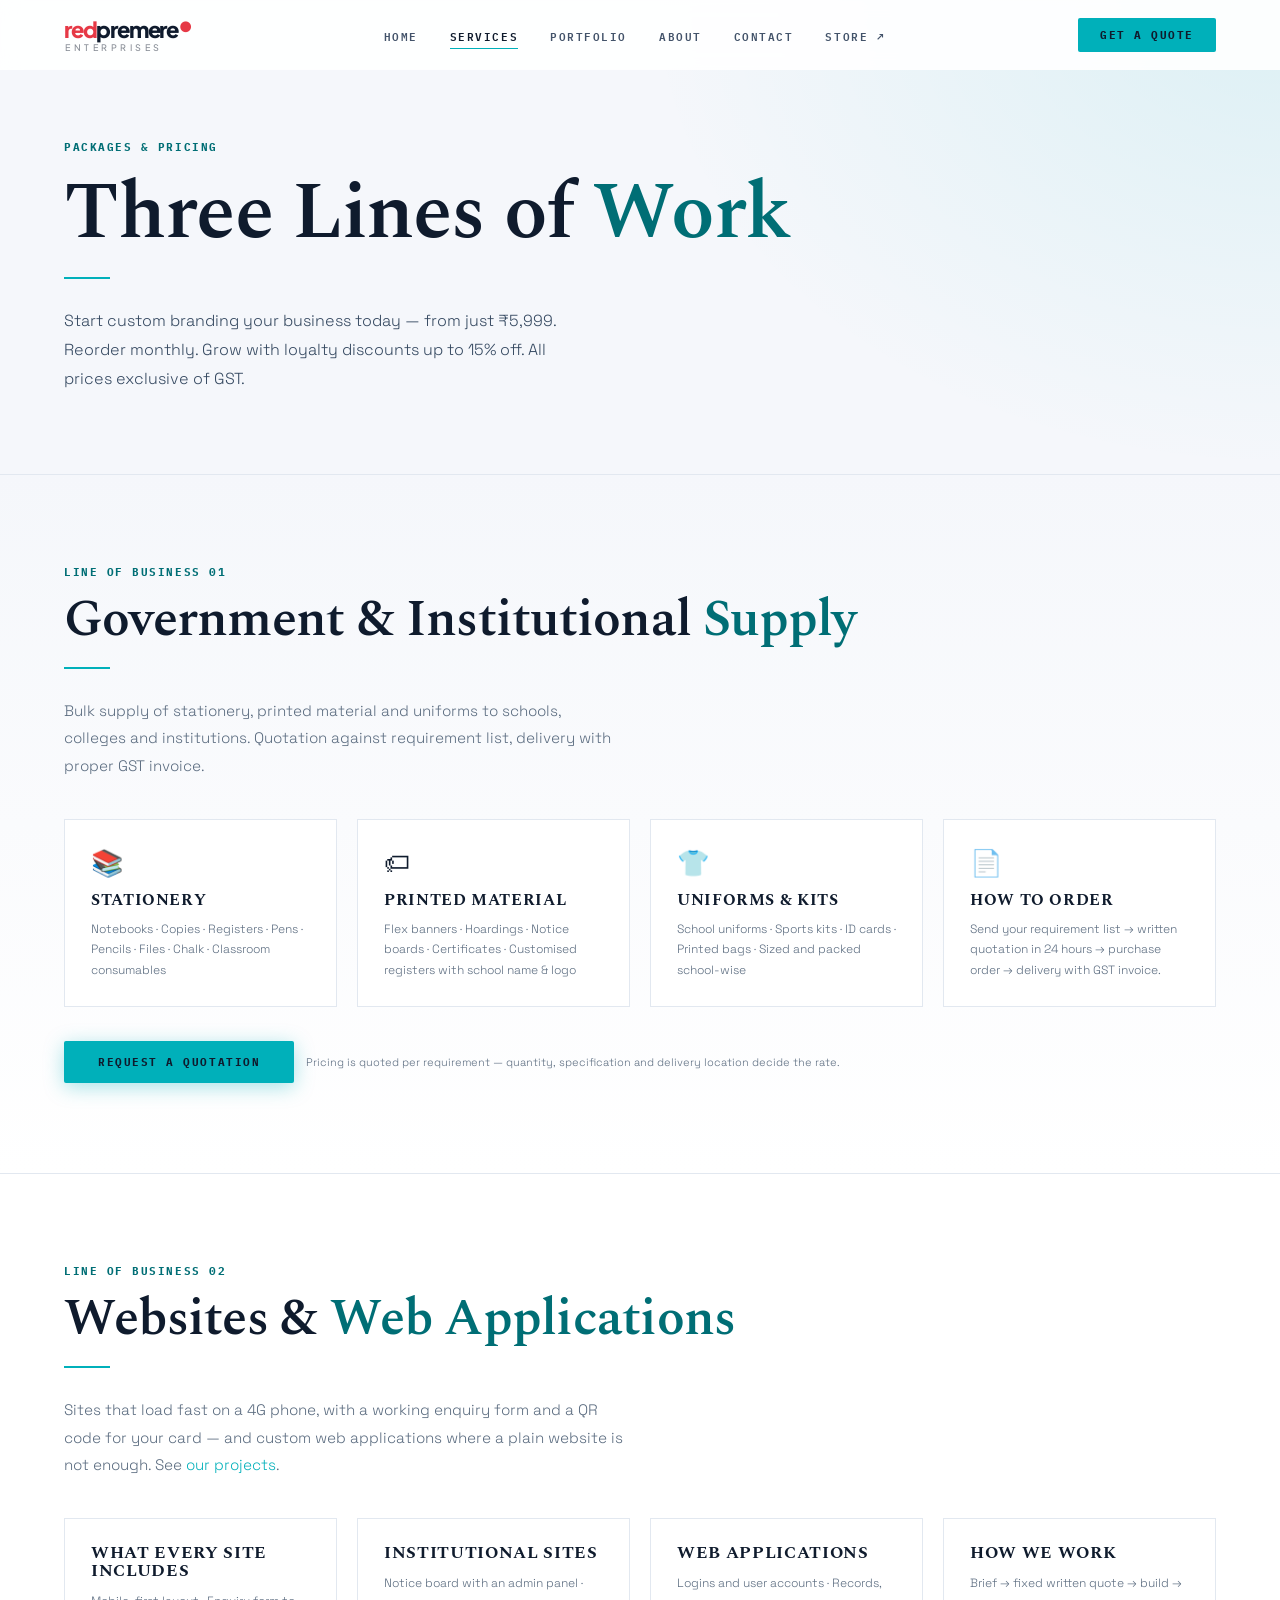
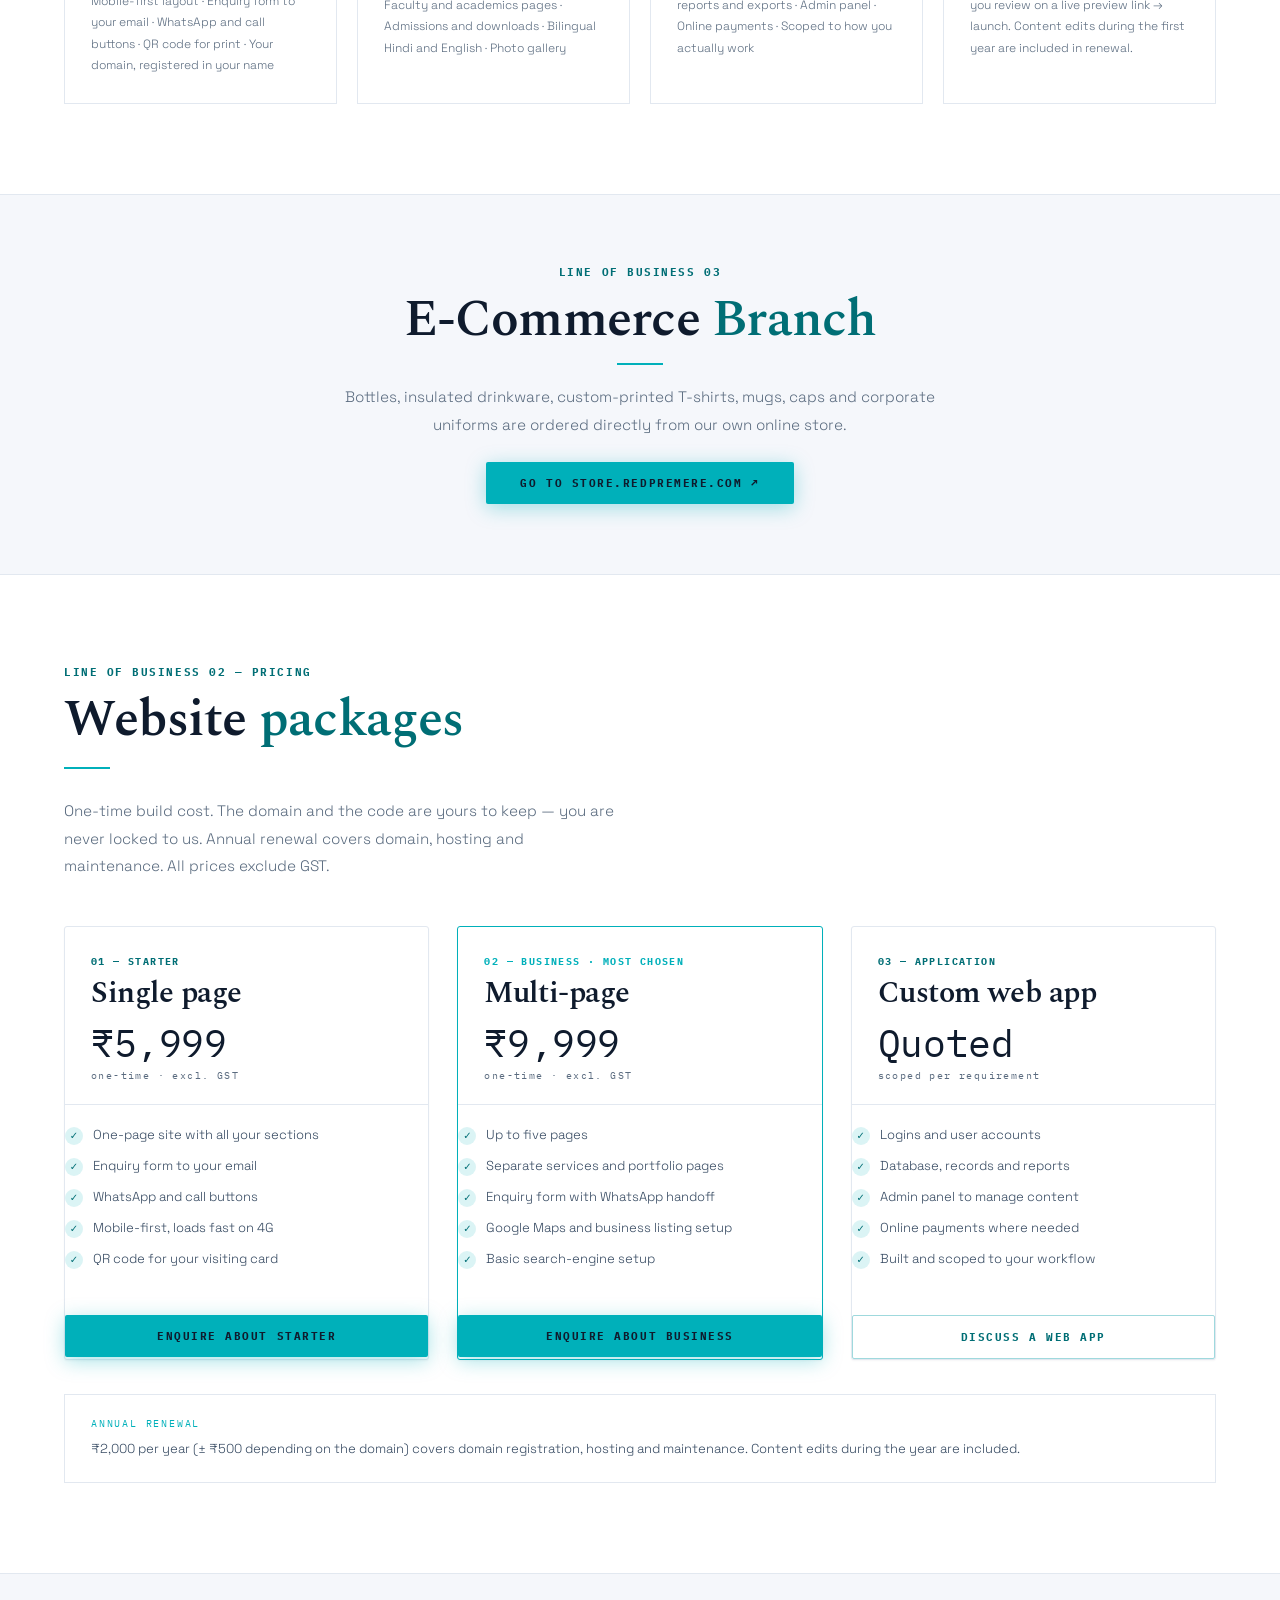
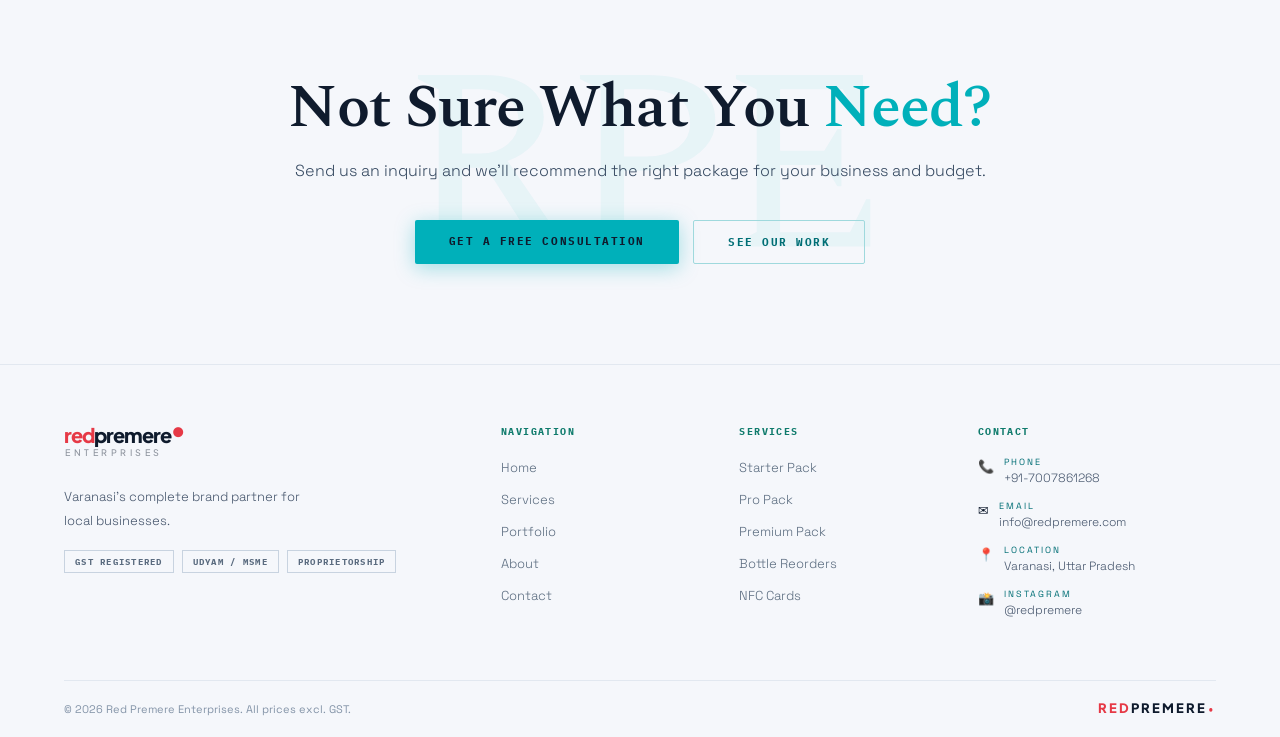
<file: services.html>
<!DOCTYPE html>
<html lang="en">
<head>
<meta charset="UTF-8">
<meta name="viewport" content="width=device-width, initial-scale=1.0">
<meta name="description" content="Red Premere Enterprises services — government and institutional supply quoted per requirement, websites from &#8377;5,999, and custom web applications. Varanasi, Uttar Pradesh.">
<title>Services & Packages | Red Premere Enterprises</title>
  <link rel="icon" type="image/svg+xml" href="assets/favicon.svg">
  <link rel="alternate icon" href="favicon.ico">
  <link rel="apple-touch-icon" href="assets/favicon.png">
<link rel="stylesheet" href="css/style.css">
<style>
.pricing-grid { display:grid; grid-template-columns:repeat(3,1fr); gap:28px; margin-top:60px; }
.add-on-section { padding:80px 0; background:#F5F7FB; }
.add-on-grid { display:grid; grid-template-columns:repeat(3,1fr); gap:20px; margin-top:50px; }
.add-on-card { background:var(--black-card); border:1px solid #EDF2F8; padding:28px; display:flex; flex-direction:column; }
.add-on-icon { font-size:32px; margin-bottom:14px; }
.add-on-title { font-family:'Spectral',Georgia,serif; font-size:1.1rem; text-transform:uppercase; letter-spacing:.04em; margin-bottom:8px; }
.add-on-price { font-family:'Spectral',Georgia,serif; font-size:1.6rem; color:var(--red); margin-bottom:6px; }
.add-on-desc { font-size:12px; color:var(--grey); font-weight:300; line-height:1.7; flex:1; }
.add-on-note { font-size:10px; color:#5A6B7F; margin-top:10px; font-style:italic; }
.loyalty-section { padding:80px 0; background:var(--black); }
.loyalty-grid { display:grid; grid-template-columns:repeat(3,1fr); gap:20px; margin-top:50px; }
.loyalty-card { background:var(--black-card); border:1px solid #EDF2F8; border-top:3px solid; padding:28px; text-align:center; }
.loyalty-card:nth-child(1) { border-top-color:#5A6B7F; }
.loyalty-card:nth-child(2) { border-top-color:var(--red); }
.loyalty-card:nth-child(3) { border-top-color:var(--gold); }
.loyalty-discount { font-family:'Spectral',Georgia,serif; font-size:3rem; margin:10px 0; }
.loyalty-card:nth-child(1) .loyalty-discount { color:#5A6B7F; }
.loyalty-card:nth-child(2) .loyalty-discount { color:var(--red); }
.loyalty-card:nth-child(3) .loyalty-discount { color:var(--gold); }
.loyalty-title { font-family:'Spectral',Georgia,serif; font-size:1rem; text-transform:uppercase; letter-spacing:.04em; margin-bottom:6px; }
.loyalty-desc { font-size:12px; color:var(--grey); font-weight:300; line-height:1.7; }
@media(max-width:768px){ .pricing-grid,.add-on-grid,.loyalty-grid { grid-template-columns:1fr; } }
</style>
</head>
<body>
<nav class="nav">
  <div class="container nav-inner">
    <a href="index.html" class="nav-logo">
      <div class="logo-lockup">
        <div class="logo-wordmark"><span class="logo-red">red</span><span class="logo-white">premere</span><span class="logo-dot-mark">●</span></div>
        <div class="logo-sub">Enterprises</div>
      </div>
    </a>
    <ul class="nav-links">
      <li><a href="index.html" class="nav-link">Home</a></li>
      <li><a href="services.html" class="nav-link">Services</a></li>
      <li><a href="portfolio.html" class="nav-link">Portfolio</a></li>
      <li><a href="about.html" class="nav-link">About</a></li>
      <li><a href="contact.html" class="nav-link">Contact</a></li>
      <li><a href="https://store.redpremere.com" class="nav-link" target="_blank" rel="noopener">Store &#8599;</a></li>
    </ul>
    <a href="contact.html" class="nav-cta">Get a Quote</a>
    <button class="nav-hamburger" aria-label="Menu"><span></span><span></span><span></span></button>
  </div>
</nav>
<div class="nav-mobile">
  <a href="index.html" class="nav-link">Home</a>
  <a href="services.html" class="nav-link">Services</a>
  <a href="portfolio.html" class="nav-link">Portfolio</a>
  <a href="about.html" class="nav-link">About</a>
  <a href="contact.html" class="nav-link">Contact</a>
  <a href="https://store.redpremere.com" class="nav-link" target="_blank" rel="noopener">Store &#8599;</a>
  <a href="contact.html" class="btn btn-red nav-cta">Get a Quote</a>
</div>

<section class="page-hero">
  <div class="container">
    <span class="page-hero-eyebrow">Packages & Pricing</span>
    <h1 class="page-hero-title">Three Lines of <span>Work</span></h1>
    <div class="accent-line"></div>
    <p class="page-hero-sub">Start custom branding your business today — from just ₹5,999. Reorder monthly. Grow with loyalty discounts up to 15% off. All prices exclusive of GST.</p>
  </div>
</section>

<!-- ═══ GOVERNMENT & INSTITUTIONAL SUPPLY ═══ -->
<section style="padding:90px 0;background:linear-gradient(180deg,#F5F7FB,#FFFFFF);border-bottom:1px solid #E2E8F0;">
  <div class="container">
    <div data-fade>
      <span class="section-eyebrow">Line of Business 01</span>
      <h2 class="section-title">Government &amp; Institutional <span>Supply</span></h2>
      <div class="accent-line"></div>
      <p class="section-sub">Bulk supply of stationery, printed material and uniforms to schools, colleges and institutions. Quotation against requirement list, delivery with proper GST invoice.</p>
    </div>

    <div style="display:grid;grid-template-columns:repeat(auto-fit,minmax(240px,1fr));gap:20px;margin-top:40px;">
      <div style="background:var(--black-card);border:1px solid #E2E8F0;padding:26px;">
        <div style="font-size:26px;margin-bottom:12px;">&#128218;</div>
        <h3 style="font-family:'Spectral',Georgia,serif;font-size:1rem;text-transform:uppercase;letter-spacing:.04em;margin-bottom:10px;">Stationery</h3>
        <p style="font-size:12px;color:var(--grey);font-weight:300;line-height:1.7;">Notebooks &middot; Copies &middot; Registers &middot; Pens &middot; Pencils &middot; Files &middot; Chalk &middot; Classroom consumables</p>
      </div>
      <div style="background:var(--black-card);border:1px solid #E2E8F0;padding:26px;">
        <div style="font-size:26px;margin-bottom:12px;">&#127991;</div>
        <h3 style="font-family:'Spectral',Georgia,serif;font-size:1rem;text-transform:uppercase;letter-spacing:.04em;margin-bottom:10px;">Printed Material</h3>
        <p style="font-size:12px;color:var(--grey);font-weight:300;line-height:1.7;">Flex banners &middot; Hoardings &middot; Notice boards &middot; Certificates &middot; Customised registers with school name &amp; logo</p>
      </div>
      <div style="background:var(--black-card);border:1px solid #E2E8F0;padding:26px;">
        <div style="font-size:26px;margin-bottom:12px;">&#128085;</div>
        <h3 style="font-family:'Spectral',Georgia,serif;font-size:1rem;text-transform:uppercase;letter-spacing:.04em;margin-bottom:10px;">Uniforms &amp; Kits</h3>
        <p style="font-size:12px;color:var(--grey);font-weight:300;line-height:1.7;">School uniforms &middot; Sports kits &middot; ID cards &middot; Printed bags &middot; Sized and packed school-wise</p>
      </div>
      <div style="background:var(--black-card);border:1px solid #E2E8F0;padding:26px;">
        <div style="font-size:26px;margin-bottom:12px;">&#128196;</div>
        <h3 style="font-family:'Spectral',Georgia,serif;font-size:1rem;text-transform:uppercase;letter-spacing:.04em;margin-bottom:10px;">How to Order</h3>
        <p style="font-size:12px;color:var(--grey);font-weight:300;line-height:1.7;">Send your requirement list &rarr; written quotation in 24 hours &rarr; purchase order &rarr; delivery with GST invoice.</p>
      </div>
    </div>

    <div style="margin-top:34px;display:flex;gap:12px;flex-wrap:wrap;align-items:center;">
      <a href="contact.html" class="btn btn-red">Request a Quotation</a>
      <span style="font-size:11px;color:var(--grey);font-weight:300;">Pricing is quoted per requirement &mdash; quantity, specification and delivery location decide the rate.</span>
    </div>
  </div>
</section>

<!-- ═══ WEB DEVELOPMENT ═══ -->
<section style="padding:90px 0;background:var(--black);border-bottom:1px solid #E2E8F0;">
  <div class="container">
    <div data-fade>
      <span class="section-eyebrow">Line of Business 02</span>
      <h2 class="section-title">Websites &amp; <span>Web Applications</span></h2>
      <div class="accent-line"></div>
      <p class="section-sub">Sites that load fast on a 4G phone, with a working enquiry form and a QR code for your card &mdash; and custom web applications where a plain website is not enough. See <a href="portfolio.html" style="color:var(--red);">our projects</a>.</p>
    </div>

    <div style="display:grid;grid-template-columns:repeat(auto-fit,minmax(240px,1fr));gap:20px;margin-top:40px;">
      <div style="background:var(--black-card);border:1px solid var(--rule);padding:26px;">
        <h3 style="font-family:var(--font-display);font-size:1.05rem;margin-bottom:10px;">What every site includes</h3>
        <p style="font-size:12px;color:var(--grey);font-weight:300;line-height:1.8;">Mobile-first layout &middot; Enquiry form to your email &middot; WhatsApp and call buttons &middot; QR code for print &middot; Your domain, registered in your name</p>
      </div>
      <div style="background:var(--black-card);border:1px solid var(--rule);padding:26px;">
        <h3 style="font-family:var(--font-display);font-size:1.05rem;margin-bottom:10px;">Institutional sites</h3>
        <p style="font-size:12px;color:var(--grey);font-weight:300;line-height:1.8;">Notice board with an admin panel &middot; Faculty and academics pages &middot; Admissions and downloads &middot; Bilingual Hindi and English &middot; Photo gallery</p>
      </div>
      <div style="background:var(--black-card);border:1px solid var(--rule);padding:26px;">
        <h3 style="font-family:var(--font-display);font-size:1.05rem;margin-bottom:10px;">Web applications</h3>
        <p style="font-size:12px;color:var(--grey);font-weight:300;line-height:1.8;">Logins and user accounts &middot; Records, reports and exports &middot; Admin panel &middot; Online payments &middot; Scoped to how you actually work</p>
      </div>
      <div style="background:var(--black-card);border:1px solid var(--rule);padding:26px;">
        <h3 style="font-family:var(--font-display);font-size:1.05rem;margin-bottom:10px;">How we work</h3>
        <p style="font-size:12px;color:var(--grey);font-weight:300;line-height:1.8;">Brief &rarr; fixed written quote &rarr; build &rarr; you review on a live preview link &rarr; launch. Content edits during the first year are included in renewal.</p>
      </div>
    </div>
  </div>
</section>

<!-- ═══ E-COMMERCE BRANCH ═══ -->
<section style="padding:70px 0;background:#F5F7FB;border-bottom:1px solid #E2E8F0;">
  <div class="container" style="text-align:center;">
    <span class="section-eyebrow">Line of Business 03</span>
    <h2 class="section-title" style="margin-bottom:14px;">E-Commerce <span>Branch</span></h2>
    <div class="accent-line" style="margin:0 auto 18px;"></div>
    <p class="section-sub" style="margin:0 auto 24px;max-width:640px;">Bottles, insulated drinkware, custom-printed T-shirts, mugs, caps and corporate uniforms are ordered directly from our own online store.</p>
    <a href="https://store.redpremere.com" target="_blank" rel="noopener" class="btn btn-red">Go to store.redpremere.com &#8599;</a>
  </div>
</section>

<!-- WEBSITE PACKAGES -->
<section style="padding:90px 0; background:var(--black);">
  <div class="container">
    <span class="section-eyebrow">Line of Business 02 &mdash; pricing</span>
    <h2 class="section-title">Website <span>packages</span></h2>
    <div class="accent-line"></div>
    <p class="section-sub">One-time build cost. The domain and the code are yours to keep &mdash; you are never locked to us. Annual renewal covers domain, hosting and maintenance. All prices exclude GST.</p>

    <div class="pricing-grid" style="margin-top:46px;">

      <div class="bundle-card" data-fade data-delay="1">
        <div class="bundle-card-header">
          <span class="bundle-tier-label">01 &mdash; Starter</span>
          <div class="bundle-card-name">Single page</div>
          <div class="bundle-card-price" style="font-size:2.4rem;color:var(--white);line-height:1;">&#8377;5,999</div>
          <div style="font-family:var(--font-mono);font-size:10px;letter-spacing:.14em;color:var(--grey);margin-top:6px;">one-time &middot; excl. GST</div>
        </div>
        <div class="bundle-features" style="margin-top:20px;">
          <div class="bundle-feature"><div class="bundle-feature-check">&#10003;</div><span>One-page site with all your sections</span></div>
          <div class="bundle-feature"><div class="bundle-feature-check">&#10003;</div><span>Enquiry form to your email</span></div>
          <div class="bundle-feature"><div class="bundle-feature-check">&#10003;</div><span>WhatsApp and call buttons</span></div>
          <div class="bundle-feature"><div class="bundle-feature-check">&#10003;</div><span>Mobile-first, loads fast on 4G</span></div>
          <div class="bundle-feature"><div class="bundle-feature-check">&#10003;</div><span>QR code for your visiting card</span></div>
        </div>
        <a href="contact.html?package=starter" class="btn btn-red" style="margin-top:22px;display:block;text-align:center;">Enquire about Starter</a>
      </div>

      <div class="bundle-card" data-fade data-delay="2" style="border-color:var(--red);">
        <div class="bundle-card-header">
          <span class="bundle-tier-label" style="color:var(--red);">02 &mdash; Business &middot; most chosen</span>
          <div class="bundle-card-name">Multi-page</div>
          <div class="bundle-card-price" style="font-size:2.4rem;color:var(--white);line-height:1;">&#8377;9,999</div>
          <div style="font-family:var(--font-mono);font-size:10px;letter-spacing:.14em;color:var(--grey);margin-top:6px;">one-time &middot; excl. GST</div>
        </div>
        <div class="bundle-features" style="margin-top:20px;">
          <div class="bundle-feature"><div class="bundle-feature-check">&#10003;</div><span>Up to five pages</span></div>
          <div class="bundle-feature"><div class="bundle-feature-check">&#10003;</div><span>Separate services and portfolio pages</span></div>
          <div class="bundle-feature"><div class="bundle-feature-check">&#10003;</div><span>Enquiry form with WhatsApp handoff</span></div>
          <div class="bundle-feature"><div class="bundle-feature-check">&#10003;</div><span>Google Maps and business listing setup</span></div>
          <div class="bundle-feature"><div class="bundle-feature-check">&#10003;</div><span>Basic search-engine setup</span></div>
        </div>
        <a href="contact.html?package=business" class="btn btn-red" style="margin-top:22px;display:block;text-align:center;">Enquire about Business</a>
      </div>

      <div class="bundle-card" data-fade data-delay="3">
        <div class="bundle-card-header">
          <span class="bundle-tier-label">03 &mdash; Application</span>
          <div class="bundle-card-name">Custom web app</div>
          <div class="bundle-card-price" style="font-size:2.4rem;color:var(--white);line-height:1;">Quoted</div>
          <div style="font-family:var(--font-mono);font-size:10px;letter-spacing:.14em;color:var(--grey);margin-top:6px;">scoped per requirement</div>
        </div>
        <div class="bundle-features" style="margin-top:20px;">
          <div class="bundle-feature"><div class="bundle-feature-check">&#10003;</div><span>Logins and user accounts</span></div>
          <div class="bundle-feature"><div class="bundle-feature-check">&#10003;</div><span>Database, records and reports</span></div>
          <div class="bundle-feature"><div class="bundle-feature-check">&#10003;</div><span>Admin panel to manage content</span></div>
          <div class="bundle-feature"><div class="bundle-feature-check">&#10003;</div><span>Online payments where needed</span></div>
          <div class="bundle-feature"><div class="bundle-feature-check">&#10003;</div><span>Built and scoped to your workflow</span></div>
        </div>
        <a href="contact.html?package=app" class="btn btn-outline" style="margin-top:22px;display:block;text-align:center;">Discuss a web app</a>
      </div>

    </div>

    <div style="margin-top:34px;padding:22px 26px;border:1px solid var(--rule);background:var(--black-card);">
      <div style="font-family:var(--font-mono);font-size:10px;letter-spacing:.18em;text-transform:uppercase;color:var(--red);margin-bottom:8px;">Annual renewal</div>
      <p style="font-size:13px;color:var(--grey-light);font-weight:300;line-height:1.7;">&#8377;2,000 per year (&plusmn; &#8377;500 depending on the domain) covers domain registration, hosting and maintenance. Content edits during the year are included.</p>
    </div>
  </div>
</section>

<section class="cta-banner">
  <div class="container">
    <h2 class="cta-banner-title">Not Sure What You <span style="color:var(--red);">Need?</span></h2>
    <p class="cta-banner-sub">Send us an inquiry and we'll recommend the right package for your business and budget.</p>
    <div class="cta-banner-btns">
      <a href="contact.html" class="btn btn-red">Get a Free Consultation</a>
      <a href="portfolio.html" class="btn btn-outline">See Our Work</a>
    </div>
  </div>
</section>

<footer class="footer">
  <div class="container">
    <div class="footer-grid">
      <div>
        <a href="index.html" class="nav-logo" style="margin-bottom:14px;display:inline-flex;">
          <div class="logo-lockup">
            <div class="logo-wordmark" style="font-size:20px;letter-spacing:-1px;"><span class="logo-red">red</span><span class="logo-white">premere</span><span class="logo-dot-mark" style="font-size:13px;">●</span></div>
            <div class="logo-sub">Enterprises</div>
          </div>
        </a>
        <p class="footer-brand-desc">Varanasi's complete brand partner for local businesses.</p>
        <div class="footer-badges"><span class="footer-badge">GST Registered</span><span class="footer-badge">Udyam / MSME</span><span class="footer-badge">Proprietorship</span></div>
      </div>
      <div>
        <div class="footer-heading">Navigation</div>
        <ul class="footer-links">
          <li><a href="index.html" class="footer-link">Home</a></li>
          <li><a href="services.html" class="footer-link">Services</a></li>
          <li><a href="portfolio.html" class="footer-link">Portfolio</a></li>
          <li><a href="about.html" class="footer-link">About</a></li>
          <li><a href="contact.html" class="footer-link">Contact</a></li>
        </ul>
      </div>
      <div>
        <div class="footer-heading">Services</div>
        <ul class="footer-links">
          <li><a href="services.html" class="footer-link">Starter Pack</a></li>
          <li><a href="services.html" class="footer-link">Pro Pack</a></li>
          <li><a href="services.html" class="footer-link">Premium Pack</a></li>
          <li><a href="services.html" class="footer-link">Bottle Reorders</a></li>
          <li><a href="services.html" class="footer-link">NFC Cards</a></li>
        </ul>
      </div>
      <div>
        <div class="footer-heading">Contact</div>
        <div class="footer-contact-item"><span class="footer-contact-icon">📞</span><div><div class="footer-contact-label">Phone</div><div class="footer-contact-val">+91-7007861268</div></div></div>
        <div class="footer-contact-item"><span class="footer-contact-icon">✉</span><div><div class="footer-contact-label">Email</div><div class="footer-contact-val">info@redpremere.com</div></div></div>
        <div class="footer-contact-item"><span class="footer-contact-icon">📍</span><div><div class="footer-contact-label">Location</div><div class="footer-contact-val">Varanasi, Uttar Pradesh</div></div></div>
        <div class="footer-contact-item"><span class="footer-contact-icon">📸</span><div><div class="footer-contact-label">Instagram</div><div class="footer-contact-val"><a href="https://instagram.com/redpremere" target="_blank" style="color:inherit;text-decoration:none;">@redpremere</a></div></div></div>
      </div>
    </div>
    <div class="footer-bottom">
      <span class="footer-bottom-text">© 2026 Red Premere Enterprises. All prices excl. GST.</span>
      <span class="footer-bottom-brand"><span style="font-family:'Plus Jakarta Sans',system-ui;font-weight:800;font-size:13px;color:#E63946;">red</span><span style="font-family:'Plus Jakarta Sans',system-ui;font-weight:800;font-size:13px;color:#0F1B2D;">premere</span><span style="color:#E63946;font-size:10px;margin-left:1px;">●</span></span>
    </div>
  </div>
</footer>
<script src="js/main.js"></script>
</body>
</html>
</file>
<file: css/style.css>
@import url('https://fonts.googleapis.com/css2?family=Spectral:ital,wght@0,400;0,500;0,600;0,700;1,400&family=Space+Grotesk:wght@300;400;500;600;700&family=IBM+Plex+Mono:wght@400;500;600&display=swap');
/* ═══════════════════════════════════════
   LOGO SYSTEM (Patch 004)
═══════════════════════════════════════ */
@import url('https://fonts.googleapis.com/css2?family=Plus+Jakarta+Sans:wght@500;700;800&display=swap');

.nav-logo {
  display: inline-flex;
  align-items: flex-start;
  text-decoration: none;
  flex-shrink: 0;
  line-height: 1;
}

.logo-lockup {
  display: flex;
  flex-direction: column;
  gap: 1px;
}

.logo-wordmark {
  font-family: 'Plus Jakarta Sans', system-ui, -apple-system, sans-serif;
  font-weight: 800;
  font-size: 22px;
  letter-spacing: -1.2px;
  line-height: 1;
  display: flex;
  align-items: center;
  gap: 0;
}

.logo-red   { color: #006E75; }
.logo-white { color: #ffffff; }

.logo-dot-mark {
  color: #006E75;
  font-size: 14px;
  margin-left: 1px;
  line-height: 1;
  position: relative;
  top: -3px;
}

.logo-sub {
  font-family: 'Plus Jakarta Sans', system-ui, -apple-system, sans-serif;
  font-size: 9px;
  font-weight: 500;
  letter-spacing: 3.5px;
  text-transform: uppercase;
  color: rgba(15,27,45,0.5);
  padding-left: 1px;
  margin-top: 2px;
}

/* Footer variant */
.footer .logo-white { color: #ffffff; }
.footer .logo-sub   { color: rgba(15,27,45,0.45); }


:root {
  /* "Paper & Blue" — v1.4 light palette.
     Old variable names are kept so nothing downstream breaks; only
     their values changed. --black* now means a light surface. */
  --red: #00B0BA; --red-dark: #00565C; --red-bright: #009AA3;   /* primary teal */
  --accent-text: #006E75;   /* darker teal for type on white — #00B0BA is only 2.65:1 there */
  --gold: #0F7B6C; --gold-light: #3FA796;                        /* teal green */
  --black: #FFFFFF; --black-mid: #F5F7FB; --black-light: #EDF2F8; --black-card: #FFFFFF;
  --white: #0F1B2D; --grey: #5A6B7F; --grey-light: #33475F;
  --rule: #E2E8F0;
  --brand-red: #E63946;   /* logo only */
  --font-display: 'Spectral', Georgia, serif;
  --font-body: 'Space Grotesk', system-ui, sans-serif;
  --font-mono: 'IBM Plex Mono', ui-monospace, monospace;
  --nav-h: 70px;
}

*, *::before, *::after { box-sizing: border-box; margin: 0; padding: 0; }
html { scroll-behavior: smooth; }
body { font-family: 'Space Grotesk', sans-serif; background: var(--black); color: var(--white); overflow-x: hidden; -webkit-font-smoothing: antialiased; }
img { display: block; max-width: 100%; }
a { text-decoration: none; color: inherit; }
ul { list-style: none; }

h1,h2,h3 { font-family: var(--font-display); text-transform: uppercase; letter-spacing: 0.04em; line-height: 1.05; }
.container { max-width: 1200px; margin: 0 auto; padding: 0 24px; }

::-webkit-scrollbar { width: 5px; }
::-webkit-scrollbar-track { background: var(--black); }
::-webkit-scrollbar-thumb { background: var(--red); }

/* NAV */
.nav { position: fixed; top: 0; left: 0; right: 0; height: var(--nav-h); z-index: 1000; transition: background .3s, box-shadow .3s; }
.nav.scrolled { background: rgba(255,255,255,.97); box-shadow: 0 1px 0 rgba(0,176,186,.3); backdrop-filter: blur(10px); }
.nav-inner { height: 100%; display: flex; align-items: center; justify-content: space-between; }





.nav-logo-mark { width: 36px; height: 36px; background: var(--red); display: flex; align-items: center; justify-content: center; font-family: var(--font-display); font-size: 14px; color: white; flex-shrink: 0; }
.nav-logo-main { font-family: var(--font-display); font-size: 14px; letter-spacing: 2px; text-transform: uppercase; color: var(--white); display: block; }
.nav-logo-sub { font-size: 8px; letter-spacing: 3px; text-transform: uppercase; color: var(--gold); font-weight: 600; display: block; }
.nav-links { display: flex; align-items: center; gap: 32px; }
.nav-link { font-size: 11px; font-weight: 600; letter-spacing: 2px; text-transform: uppercase; color: var(--grey-light); transition: color .25s; position: relative; }
.nav-link::after { content: ''; position: absolute; bottom: -4px; left: 0; right: 0; height: 1px; background: var(--red); transform: scaleX(0); transition: transform .25s; }
.nav-link:hover, .nav-link.active { color: var(--white); }
.nav-link:hover::after, .nav-link.active::after { transform: scaleX(1); }
.nav-cta { padding: 10px 22px; background: var(--red); color: var(--white); font-size: 11px; font-weight: 700; letter-spacing: 2px; text-transform: uppercase; transition: background .25s, box-shadow .25s; }
.nav-cta:hover { background: var(--red-bright); box-shadow: 0 0 20px rgba(0,176,186,.5); color: white; }
.nav-hamburger { display: none; flex-direction: column; gap: 5px; cursor: pointer; background: none; border: none; padding: 4px; }
.nav-hamburger span { display: block; width: 24px; height: 2px; background: var(--white); transition: all .3s; }
.nav-hamburger.open span:nth-child(1) { transform: translateY(7px) rotate(45deg); }
.nav-hamburger.open span:nth-child(2) { opacity: 0; }
.nav-hamburger.open span:nth-child(3) { transform: translateY(-7px) rotate(-45deg); }
.nav-mobile { display: none; position: fixed; top: var(--nav-h); left: 0; right: 0; background: rgba(255,255,255,.98); padding: 24px; border-bottom: 2px solid var(--red); z-index: 999; flex-direction: column; gap: 18px; backdrop-filter: blur(10px); }
.nav-mobile.open { display: flex; }
.nav-mobile .nav-link { font-size: 13px; padding: 10px 0; border-bottom: 1px solid #EDF2F8; }
.nav-mobile .nav-wordmark { color: var(--white); }
.nav-mobile .nav-cta { text-align: center; margin-top: 8px; padding: 14px; }

/* BUTTONS */
.btn { display: inline-block; padding: 14px 34px; font-size: 11px; font-weight: 700; letter-spacing: 2px; text-transform: uppercase; cursor: pointer; border: none; transition: all .3s; font-family: 'Space Grotesk',sans-serif; }
.btn-red { background: var(--red); color: var(--white); box-shadow: 0 4px 20px rgba(0,176,186,.35); }
.btn-red:hover { background: var(--red-bright); box-shadow: 0 6px 28px rgba(0,176,186,.55); transform: translateY(-2px); color: white; }
.btn-outline { background: transparent; color: var(--white); border: 1px solid rgba(255,255,255,.25); }
.btn-outline:hover { border-color: var(--gold); color: var(--gold); transform: translateY(-2px); }
.btn-gold { background: var(--gold); color: var(--black); font-weight: 700; }
.btn-gold:hover { background: var(--gold-light); box-shadow: 0 6px 28px rgba(15,123,108,.4); transform: translateY(-2px); color: var(--black); }

/* PAGE HERO */
.page-hero { padding-top: calc(var(--nav-h) + 70px); padding-bottom: 80px; background: linear-gradient(160deg,#FFFFFF 0%,#EDF2F8 60%,#FFFFFF 100%); border-bottom: 1px solid #EDF2F8; position: relative; overflow: hidden; }
.page-hero::before { content: ''; position: absolute; top: 0; right: 0; width: 50%; height: 100%; background: radial-gradient(ellipse at top right,rgba(0,176,186,.1) 0%,transparent 70%); }
.page-hero-eyebrow { font-size: 11px; font-weight: 700; letter-spacing: 4px; text-transform: uppercase; color: var(--gold); margin-bottom: 14px; display: block; }
.page-hero-title { font-size: clamp(2.5rem,7vw,5rem); color: var(--white); margin-bottom: 18px; position: relative; }
.page-hero-title span { color: var(--red); }
.page-hero-sub { font-size: 1rem; font-weight: 300; color: var(--grey-light); line-height: 1.8; max-width: 500px; position: relative; }
.accent-line { width: 60px; height: 3px; background: var(--red); margin: 18px 0 28px; }

/* SECTION BASICS */
.section-eyebrow { font-size: 11px; font-weight: 700; letter-spacing: 4px; text-transform: uppercase; color: var(--gold); margin-bottom: 12px; display: block; }
.section-title { font-size: clamp(1.8rem,4vw,3.2rem); color: var(--white); margin-bottom: 14px; }
.section-title span { color: var(--red); }
.section-sub { font-size: .95rem; font-weight: 300; color: var(--grey-light); line-height: 1.8; max-width: 560px; }

/* STATS BAR */
.stats-bar { background: var(--red); padding: 22px 0; }
.stats-inner { display: flex; justify-content: space-around; align-items: center; flex-wrap: wrap; gap: 16px; }
.stat-number { font-family: var(--font-display); font-size: 1.9rem; color: var(--white); line-height: 1; margin-bottom: 3px; }
.stat-label { font-size: 9px; font-weight: 600; letter-spacing: 2px; text-transform: uppercase; color: #5A6B7F; }
.stat-item { text-align: center; }

/* SERVICE CARDS */
.service-card { background: var(--black-card); border: 1px solid #E2E8F0; transition: all .3s; overflow: hidden; display: flex; flex-direction: column; }
.service-card:hover { border-color: var(--red); transform: translateY(-5px); box-shadow: 0 12px 40px rgba(0,176,186,.18); }
.service-card-icon { font-size: 28px; margin-bottom: 12px; }
.service-card-body { padding: 28px; flex: 1; }
.service-card-title { font-family: var(--font-display); font-size: 1.3rem; text-transform: uppercase; letter-spacing: .04em; margin-bottom: 10px; }
.service-card-desc { font-size: .88rem; font-weight: 300; color: var(--grey); line-height: 1.7; margin-bottom: 18px; }
.service-card-link { font-size: 10px; font-weight: 700; letter-spacing: 2px; text-transform: uppercase; color: var(--red); transition: color .25s; }
.service-card-link:hover { color: var(--gold); }

/* BUNDLE CARDS */
.bundle-card { background: var(--black-card); border: 1px solid #E2E8F0; position: relative; display: flex; flex-direction: column; transition: transform .3s, box-shadow .3s; }
.bundle-card:hover { transform: translateY(-5px); }
.bundle-card.featured { border-color: var(--gold); box-shadow: 0 0 40px rgba(15,123,108,.12); }
.bundle-card-badge { position: absolute; top: -12px; left: 50%; transform: translateX(-50%); background: var(--gold); color: var(--black); font-size: 9px; font-weight: 700; letter-spacing: 2px; text-transform: uppercase; padding: 4px 14px; white-space: nowrap; }
.bundle-card-header { padding: 28px 26px 22px; border-bottom: 1px solid #E2E8F0; }
.bundle-tier-label { font-size: 10px; font-weight: 700; letter-spacing: 3px; text-transform: uppercase; margin-bottom: 8px; display: block; }
.tier-starter .bundle-tier-label { color: var(--grey); }
.tier-pro .bundle-tier-label { color: var(--gold); }
.tier-premium .bundle-tier-label { color: #006E75; }
.bundle-card-name { font-family: var(--font-display); font-size: 1.9rem; text-transform: uppercase; margin-bottom: 14px; }
.bundle-price { font-family: var(--font-display); font-size: 2.6rem; line-height: 1; margin-bottom: 4px; }
.tier-starter .bundle-price { color: var(--red); }
.tier-pro .bundle-price { color: var(--gold); }
.tier-premium .bundle-price { color: #006E75; }
.bundle-price-note { font-size: 11px; color: var(--grey); font-weight: 300; }
.bundle-card-body { padding: 26px; flex: 1; }
.bundle-features { display: flex; flex-direction: column; gap: 11px; margin-bottom: 24px; }
.bundle-feature { display: flex; align-items: flex-start; gap: 10px; font-size: 13px; color: var(--grey-light); font-weight: 300; line-height: 1.5; }
.bundle-feature-check { flex-shrink: 0; width: 17px; height: 17px; border-radius: 50%; display: flex; align-items: center; justify-content: center; font-size: 9px; margin-top: 1px; }
.tier-starter .bundle-feature-check { background: rgba(0,176,186,.15); color: var(--red); }
.tier-pro .bundle-feature-check { background: rgba(15,123,108,.15); color: var(--gold); }
.tier-premium .bundle-feature-check { background: rgba(0,176,186,.15); color: #006E75; }
.bundle-renewal { font-size: 11px; color: var(--grey); padding-top: 14px; border-top: 1px solid #E2E8F0; margin-bottom: 22px; line-height: 1.6; }
.bundle-renewal strong { color: var(--gold); }
.bundle-cta { display: block; text-align: center; }

/* CTA BANNER */
.cta-banner { padding: 100px 0; background: linear-gradient(135deg,#FFFFFF 0%,#EDF2F8 50%,#FFFFFF 100%); text-align: center; position: relative; overflow: hidden; }
.cta-banner::before { content: 'RPE'; position: absolute; top: 50%; left: 50%; transform: translate(-50%,-50%); font-family: var(--font-display); font-size: 260px; color: rgba(0,176,186,.04); pointer-events: none; white-space: nowrap; letter-spacing: -10px; }
.cta-banner-title { font-size: clamp(1.9rem,5vw,3.8rem); margin-bottom: 14px; position: relative; }
.cta-banner-sub { font-size: 1rem; font-weight: 300; color: var(--grey-light); margin-bottom: 36px; line-height: 1.7; position: relative; }
.cta-banner-btns { display: flex; gap: 14px; justify-content: center; flex-wrap: wrap; position: relative; }

/* MARQUEE */
.marquee-outer { overflow: hidden; padding: 18px 0; border-top: 1px solid #E2E8F0; border-bottom: 1px solid #E2E8F0; background: #F5F7FB; }
.marquee-track { display: flex; animation: marqueeScroll 30s linear infinite; width: max-content; }
@keyframes marqueeScroll { from { transform: translateX(0); } to { transform: translateX(-50%); } }
.marquee-item { display: flex; align-items: center; gap: 18px; padding: 0 36px; white-space: nowrap; font-family: var(--font-display); font-size: 12px; letter-spacing: 3px; text-transform: uppercase; color: #C8D3E0; }
.marquee-dot { width: 4px; height: 4px; background: var(--red); border-radius: 50%; flex-shrink: 0; }

/* FORM */
.form-group { margin-bottom: 18px; }
.form-label { display: block; font-size: 10px; font-weight: 700; letter-spacing: 2px; text-transform: uppercase; color: var(--grey); margin-bottom: 7px; }
.form-input, .form-select, .form-textarea { width: 100%; background: #FFFFFF; border: 1px solid #C8D3E0; color: var(--white); font-family: 'Space Grotesk',sans-serif; font-size: 14px; font-weight: 300; padding: 13px 15px; transition: border-color .25s; outline: none; -webkit-appearance: none; appearance: none; }
.form-input:focus, .form-select:focus, .form-textarea:focus { border-color: var(--red); }
.form-input::placeholder, .form-textarea::placeholder { color: #8494A8; }
.form-select { cursor: pointer; background-image: url("data:image/svg+xml,%3Csvg xmlns='http://www.w3.org/2000/svg' width='12' height='8'%3E%3Cpath d='M1 1l5 5 5-5' stroke='%23888' stroke-width='1.5' fill='none' stroke-linecap='round'/%3E%3C/svg%3E"); background-repeat: no-repeat; background-position: right 15px center; padding-right: 38px; background-color: #FFFFFF; }
.form-select option { background: #E2E8F0; }
.form-textarea { resize: vertical; min-height: 120px; }
.form-grid-2 { display: grid; grid-template-columns: 1fr 1fr; gap: 14px; }
.form-submit { width: 100%; padding: 16px; font-size: 12px; font-weight: 700; letter-spacing: 2px; text-transform: uppercase; background: var(--red); color: var(--white); border: none; cursor: pointer; font-family: 'Space Grotesk',sans-serif; transition: all .3s; }
.form-submit:hover { background: var(--red-bright); box-shadow: 0 4px 24px rgba(0,176,186,.4); }
.form-submit:disabled { background: #8494A8; cursor: not-allowed; box-shadow: none; }
.form-note { font-size: 11px; color: var(--grey); margin-top: 10px; line-height: 1.6; }

/* DIALOG */
.dialog-overlay { position: fixed; inset: 0; background: rgba(0,0,0,.85); z-index: 9000; display: flex; align-items: center; justify-content: center; opacity: 0; pointer-events: none; transition: opacity .3s; backdrop-filter: blur(4px); padding: 20px; }
.dialog-overlay.open { opacity: 1; pointer-events: all; }
.dialog-box { background: var(--black-mid); border: 1px solid var(--red); max-width: 440px; width: 100%; padding: 44px 36px; text-align: center; position: relative; transform: translateY(20px); transition: transform .3s; }
.dialog-overlay.open .dialog-box { transform: translateY(0); }
.dialog-icon { font-size: 44px; margin-bottom: 18px; display: block; }
.dialog-title { font-family: var(--font-display); font-size: 1.7rem; text-transform: uppercase; letter-spacing: .04em; margin-bottom: 10px; }
.dialog-message { font-size: 13px; font-weight: 300; color: var(--grey-light); line-height: 1.8; margin-bottom: 20px; }
.dialog-wa { font-size: 12px; color: var(--grey); padding: 12px; background: #FFFFFF; border-left: 2px solid #25D366; margin-bottom: 24px; text-align: left; line-height: 1.6; }
.dialog-wa strong { color: #25D366; }
.dialog-close { background: var(--red); color: white; border: none; padding: 12px 32px; font-family: 'Space Grotesk',sans-serif; font-size: 11px; font-weight: 700; letter-spacing: 2px; text-transform: uppercase; cursor: pointer; transition: background .25s; }
.dialog-close:hover { background: var(--red-bright); }

/* FOOTER */
.footer { background: #F5F7FB; border-top: 1px solid #E2E8F0; padding: 60px 0 0; }
.footer-grid { display: grid; grid-template-columns: 2fr 1fr 1fr 1.2fr; gap: 40px; margin-bottom: 48px; }
.footer-brand-desc { font-size: 13px; font-weight: 300; color: var(--grey); line-height: 1.8; margin: 14px 0 18px; max-width: 260px; }
.footer-badges { display: flex; gap: 8px; flex-wrap: wrap; }
.footer-badge { font-size: 9px; font-weight: 700; letter-spacing: 1.5px; text-transform: uppercase; padding: 5px 10px; border: 1px solid #E2E8F0; color: var(--grey); }
.footer-heading { font-size: 10px; font-weight: 700; letter-spacing: 3px; text-transform: uppercase; color: var(--gold); margin-bottom: 18px; }
.footer-links { display: flex; flex-direction: column; gap: 11px; }
.footer-link { font-size: 13px; font-weight: 300; color: var(--grey); transition: color .25s; }
.footer-link:hover { color: var(--white); }
.footer-contact-item { display: flex; align-items: flex-start; gap: 10px; margin-bottom: 14px; }
.footer-contact-icon { font-size: 13px; flex-shrink: 0; margin-top: 2px; }
.footer-contact-label { font-size: 9px; letter-spacing: 2px; text-transform: uppercase; color: var(--gold); margin-bottom: 2px; }
.footer-contact-val { font-size: 12px; color: var(--grey-light); font-weight: 300; }
.footer-bottom { border-top: 1px solid #E2E8F0; padding: 18px 0; display: flex; justify-content: space-between; align-items: center; flex-wrap: wrap; gap: 10px; }
.footer-bottom-text { font-size: 11px; color: #8494A8; }
.footer-bottom-brand { font-family: var(--font-display); font-size: 13px; letter-spacing: 2px; color: #C8D3E0; text-transform: uppercase; }
.footer-bottom-brand span { color: var(--red); }

/* ABOUT PAGE */
.about-value { background: var(--black-card); border: 1px solid #E2E8F0; border-top: 3px solid var(--red); padding: 28px; transition: transform .3s; }
.about-value:hover { transform: translateY(-4px); }
.about-value-icon { font-size: 28px; margin-bottom: 14px; }
.about-value-title { font-family: var(--font-display); font-size: 1.1rem; text-transform: uppercase; letter-spacing: .04em; color: var(--gold); margin-bottom: 8px; }
.about-value-text { font-size: 13px; font-weight: 300; color: var(--grey); line-height: 1.7; }

/* PORTFOLIO */
.portfolio-card { background: var(--black-card); border: 1px solid #E2E8F0; overflow: hidden; transition: all .3s; }
.portfolio-card:hover { border-color: var(--red); transform: translateY(-4px); box-shadow: 0 10px 30px rgba(0,176,186,.15); }
.portfolio-card-img { width: 100%; height: 220px; object-fit: cover; background: #E2E8F0; display: flex; align-items: center; justify-content: center; font-size: 48px; }
.portfolio-card-body { padding: 24px; }
.portfolio-card-tag { font-size: 9px; font-weight: 700; letter-spacing: 2px; text-transform: uppercase; color: var(--red); margin-bottom: 8px; }
.portfolio-card-title { font-family: var(--font-display); font-size: 1.1rem; text-transform: uppercase; margin-bottom: 8px; }
.portfolio-card-desc { font-size: 12px; color: var(--grey); font-weight: 300; line-height: 1.6; }

/* GRID LAYOUTS */
.grid-3 { display: grid; grid-template-columns: repeat(3,1fr); gap: 24px; }
.grid-4 { display: grid; grid-template-columns: repeat(4,1fr); gap: 24px; }
.grid-2 { display: grid; grid-template-columns: 1fr 1fr; gap: 32px; }

/* RESPONSIVE */
@media(max-width:1024px) {
  .grid-4 { grid-template-columns: repeat(2,1fr); }
  .footer-grid { grid-template-columns: 1fr 1fr; }
}
@media(max-width:768px) {
  .nav-links, .nav-cta { display: none; }
  .nav-hamburger { display: flex; }
  .grid-3 { grid-template-columns: 1fr; }
  .grid-2 { grid-template-columns: 1fr; }
  .grid-4 { grid-template-columns: 1fr; }
  .form-grid-2 { grid-template-columns: 1fr; }
  .footer-grid { grid-template-columns: 1fr; gap: 28px; }
  .footer-bottom { flex-direction: column; text-align: center; }
  .cta-banner-btns { flex-direction: column; align-items: center; }
  .stats-inner { gap: 24px; }
  .dialog-box { padding: 32px 22px; }
}
@media(max-width:480px) {
  .btn { padding: 13px 26px; }
}


/* ═══════════════════════════════════════════════════════════
   v1.2 — "INK & BRASS"
   Deep ink-navy ground, antique-brass accent, verdigris
   secondary. Display type is Spectral (serif, sentence case);
   eyebrows, prices, tags and stats are IBM Plex Mono so the
   numbers read like a quotation sheet.
═══════════════════════════════════════════════════════════ */

body { font-family: var(--font-body); background: var(--black); color: var(--white); }

/* Display type — sentence case, not shouted */
.hero-title, .page-hero-title, .section-title, .cta-banner-title,
.svc-card-title, .portfolio-title, .bundle-card-name, .hiw-step-title,
.add-on-title, .loyalty-title {
  font-family: var(--font-display);
  font-weight: 600;
  text-transform: none;
  letter-spacing: -0.015em;
  line-height: 1.14;
}
.hero-title { font-weight: 700; }
.hero-title .line-red   { color: var(--red); }
.hero-title .line-white { color: var(--white); }

/* Utility type — the ledger voice */
.section-eyebrow, .page-hero-eyebrow, .hero-eyebrow, .svc-card-tag,
.portfolio-tag, .ptag, .pstatus, .footer-heading, .footer-badge,
.nav-link, .nav-cta, .btn, .filter-btn, .bundle-tier-label,
.marquee-item, .stat-label, .hiw-step-num, .add-on-note {
  font-family: var(--font-mono);
  letter-spacing: 0.14em;
}
.stat-number, .svc-card-price, .add-on-price, .bundle-card-price,
.loyalty-discount {
  font-family: var(--font-mono);
  letter-spacing: -0.01em;
}

/* Rules and edges get quieter and warmer */
.accent-line { background: var(--red); height: 2px; width: 46px; }
.svc-card, .portfolio-card, .bundle-card, .add-on-card, .loyalty-card {
  border-color: var(--rule);
  border-radius: 3px;
  background: var(--black-card);
}
.svc-card:hover, .portfolio-card:hover {
  border-color: var(--red);
  box-shadow: 0 12px 34px rgba(15,27,45,.10);
}

/* Buttons: filled brass, or a hairline outline. No glow. */
.btn-red, .nav-cta {
  background: var(--red);
  color: #FFFFFF;
  font-weight: 600;
  border-radius: 2px;
}
.btn-red:hover, .nav-cta:hover {
  background: var(--red-bright);
  color: #FFFFFF;
  box-shadow: none;
}
.btn-outline {
  border: 1px solid var(--rule);
  color: var(--grey-light);
  border-radius: 2px;
}
.btn-outline:hover { border-color: var(--red); color: var(--white); background: transparent; }

.nav.scrolled { background: rgba(255,255,255,.96); box-shadow: 0 1px 0 var(--rule); }
.nav-mobile { background: rgba(255,255,255,.98); border-bottom: 1px solid var(--red); }
::-webkit-scrollbar-thumb { background: var(--rule); }

/* Logo lockup follows the new accent */
.logo-red, .logo-dot-mark { color: var(--red); }
.logo-white { color: var(--white); }
.logo-sub   { color: rgba(15,27,45,.38); }

/* ── Hero panel (replaces the bottle/merch showcase) ─────── */
.hero-panel {
  border: 1px solid var(--rule);
  background: linear-gradient(180deg, #FFFFFF, #F5F7FB);
  border-radius: 4px;
  overflow: hidden;
}
.hero-panel-head {
  display: flex; align-items: baseline; justify-content: space-between;
  gap: 14px; padding: 16px 22px;
  border-bottom: 1px solid var(--rule);
  background: rgba(0,176,186,.06);
}
.hero-panel-title {
  font-family: var(--font-mono); font-size: 11px; font-weight: 600;
  letter-spacing: .22em; text-transform: uppercase; color: var(--red);
}
.hero-panel-meta {
  font-family: var(--font-mono); font-size: 10px;
  letter-spacing: .14em; color: var(--grey);
}
.hero-row {
  display: flex; align-items: baseline; gap: 16px;
  padding: 13px 22px; border-bottom: 1px solid rgba(226,232,240,.7);
}
.hero-row:last-child { border-bottom: 0; }
.hero-row-idx {
  font-family: var(--font-mono); font-size: 10px; color: var(--red);
  letter-spacing: .1em; min-width: 22px;
}
.hero-row-name { font-size: 13px; color: var(--white); flex: 1; }
.hero-row-note {
  font-family: var(--font-mono); font-size: 10px;
  letter-spacing: .08em; color: var(--grey); text-align: right;
}
.hero-panel-foot {
  padding: 14px 22px; border-top: 1px solid var(--rule);
  background: rgba(0,176,186,.05);
  font-family: var(--font-mono); font-size: 10px;
  letter-spacing: .12em; color: var(--grey-light);
}

/* ── Project media frame (fills once real photography lands) ── */
.proj-media {
  aspect-ratio: 16 / 10;
  background: linear-gradient(140deg, #EDF2F8, #F5F7FB);
  border-bottom: 1px solid var(--rule);
  display: flex; align-items: center; justify-content: center;
  overflow: hidden;
}
.proj-media img { width: 100%; height: 100%; object-fit: cover; }

/* Empty slot: a quiet hairline frame rather than a hole in the layout.
   Each <img> carries onerror="this.style.display='none'", so until the
   photograph is dropped into assets/img/ this is what shows. */
.proj-media::after {
  content: attr(data-slot);
  font-family: var(--font-mono);
  font-size: 10px;
  letter-spacing: .18em;
  text-transform: uppercase;
  color: rgba(90,107,127,.45);
  border: 1px dashed var(--rule);
  padding: 7px 14px;
  border-radius: 2px;
}
.proj-media:has(img:not([style*="display: none"]))::after { content: none; }

@media (prefers-reduced-motion: reduce) {
  *, *::before, *::after { animation: none !important; transition: none !important; }
}


/* ═══════════════════════════════════════════════════════════
   v1.4 — LIGHT THEME, "PAPER & BLUE"
   White ground, deep blue primary, teal green for status.
   The logo keeps its original red-and-ink lockup.
═══════════════════════════════════════════════════════════ */

body { background: #FFFFFF; color: #0F1B2D; }

/* Logo restored to red + ink */
.logo-red, .logo-dot-mark { color: var(--brand-red); }
.logo-white  { color: #0F1B2D; }
.logo-sub    { color: rgba(15,27,45,.5); }
.nav-logo-mark { background: var(--brand-red); color: #fff; }
.footer .logo-white { color: #0F1B2D; }
.footer-bottom-brand span:first-child { color: var(--brand-red) !important; }

/* Chrome */
.nav { background: rgba(255,255,255,.9); backdrop-filter: blur(10px); }
.nav.scrolled { background: rgba(255,255,255,.97); box-shadow: 0 1px 0 var(--rule), 0 6px 20px rgba(15,27,45,.06); }
.nav-link { color: #43536A; }
.nav-link:hover, .nav-link.active { color: #0F1B2D; }
.nav-hamburger span { background: #0F1B2D; }
.nav-mobile { background: #fff; border-bottom: 1px solid var(--rule); box-shadow: 0 12px 24px rgba(15,27,45,.08); }
.nav-mobile .nav-link { border-bottom: 1px solid var(--rule); }
::-webkit-scrollbar-track { background: #F5F7FB; }
::-webkit-scrollbar-thumb { background: #C8D3E0; }

/* Buttons */
.btn-red, .nav-cta { background: #00B0BA; color: #fff; }
.btn-red:hover, .nav-cta:hover { background: #00565C; color: #fff; }
.btn-outline { border: 1px solid #C8D3E0; color: #006E75; }
.btn-outline:hover { border-color: #006E75; color: #00565C; background: rgba(0,176,186,.05); }
.btn-gold { background: #0F7B6C; color: #fff; }

/* Surfaces */
.svc-card, .portfolio-card, .bundle-card, .add-on-card, .loyalty-card,
.value-card, .target-card, .why-card, .hiw-step {
  background: #fff;
  border: 1px solid var(--rule);
  box-shadow: 0 1px 2px rgba(15,27,45,.04);
}
.svc-card:hover, .portfolio-card:hover {
  border-color: #006E75;
  box-shadow: 0 14px 32px rgba(15,27,45,.10);
}
.bundle-card.featured { border-color: #006E75; box-shadow: 0 14px 32px rgba(0,176,186,.12); }
.bundle-card-badge { background: #00B0BA; color: #fff; }

/* Hero + banded sections */
.hero { background: linear-gradient(180deg,#F7F9FC 0%, #FFFFFF 100%); }
.hero-bg, .hero-glow, .hero-particles { display: none; }
.hero-grid { opacity: .35; }
.hero-subtitle { color: #43536A; }
.hero-trust-item { color: #5A6B7F; }
.hero-trust-dot { background: #00B0BA; }
.page-hero { background: #F5F7FB; border-bottom: 1px solid var(--rule); }
.section-sub, .portfolio-desc, .svc-card-desc, .value-text,
.target-text, .why-card-text, .hiw-step-desc { color: #5A6B7F; }
.stats-bar { background: #F5F7FB; border-top: 1px solid var(--rule); border-bottom: 1px solid var(--rule); }
.stat-number { color: #0F1B2D; }
.marquee-outer { background: #F5F7FB; border-top: 1px solid var(--rule); border-bottom: 1px solid var(--rule); }
.marquee-item { color: #93A2B5; }
.cta-banner { background: #F5F7FB; border-top: 1px solid var(--rule); }
.cta-banner::before { color: rgba(0,176,186,.05); }
.footer { background: #F5F7FB; border-top: 1px solid var(--rule); }
.footer-badge { border-color: #C8D3E0; color: #5A6B7F; }
.footer-link { color: #5A6B7F; }
.footer-link:hover { color: #006E75; }
.footer-bottom-text { color: #8494A8; }

/* Hero panel */
.hero-panel { background: #fff; border: 1px solid var(--rule); box-shadow: 0 18px 44px rgba(15,27,45,.09); }
.hero-panel-head { background: rgba(0,176,186,.05); }
.hero-panel-title { color: #006E75; }
.hero-row { border-bottom: 1px solid #EEF2F7; }
.hero-row-name { color: #0F1B2D; }
.hero-panel-foot { background: rgba(0,176,186,.04); color: #43536A; }

/* Image slots */
.proj-media { background: #F5F7FB; border-bottom: 1px solid var(--rule); }
.proj-media::after { color: #93A2B5; border-color: #C8D3E0; }

/* Forms */
.form-input, .form-select, .form-textarea {
  background: #fff; border: 1px solid #C8D3E0; color: #0F1B2D;
}
.form-input:focus, .form-select:focus, .form-textarea:focus {
  border-color: #006E75; outline: 2px solid rgba(0,176,186,.18); outline-offset: 0;
}
.form-input::placeholder, .form-textarea::placeholder { color: #93A2B5; }
.form-label { color: #43536A; }

.contact-box, .reg-box { background: #F5F7FB; border: 1px solid var(--rule); }
.dialog-box { background: #fff; color: #0F1B2D; }
.about-story-text { color: #43536A; }
.about-story-highlight { background: rgba(0,176,186,.06); border-left: 3px solid #00B0BA; color: #0F1B2D; }

a:focus-visible, button:focus-visible { outline: 2px solid #00B0BA; outline-offset: 2px; }


/* ═══════════════════════════════════════════════════════════
   v1.5 — TEAL ACCENT
   #00B0BA is the brand accent and works as a FILL (buttons,
   badges, rules). Against white it measures 2.65:1, so it is
   never used for type — --accent-text (#006E75, 6.0:1) carries
   links and small text instead. Filled teal takes ink text
   rather than white: #0F1B2D on #00B0BA is 6.5:1.
═══════════════════════════════════════════════════════════ */

.btn-red, .nav-cta { background: #00B0BA; color: #0F1B2D; font-weight: 700; }
.btn-red:hover, .nav-cta:hover { background: #009AA3; color: #0F1B2D; }
.btn-outline { border: 1px solid #9FD9DD; color: var(--accent-text); }
.btn-outline:hover { border-color: #00B0BA; color: #00565C; background: rgba(0,176,186,.07); }

.hero-title .line-red { color: var(--accent-text); }
.section-title span, .page-hero-title span, .cta-banner-title span { color: var(--accent-text); }
.hero-panel-title, .svc-card-tag, .portfolio-tag, .section-eyebrow,
.page-hero-eyebrow, .hero-eyebrow, .bundle-tier-label { color: var(--accent-text); }
.svc-card-link, .footer-link:hover, .about-story-text a { color: var(--accent-text); }
.ptag { background: rgba(0,176,186,.12); color: var(--accent-text); }
.pstatus.live { background: rgba(0,176,186,.14); color: var(--accent-text); }
.bundle-card-badge { background: #00B0BA; color: #0F1B2D; }
.hero-trust-dot, .accent-line { background: #00B0BA; }
.form-input:focus, .form-select:focus, .form-textarea:focus {
  border-color: #00B0BA; outline: 2px solid rgba(0,176,186,.22);
}
a:focus-visible, button:focus-visible { outline: 2px solid #00565C; }
.about-story-highlight { background: rgba(0,176,186,.08); border-left: 3px solid #00B0BA; }
.cta-banner::before { color: rgba(0,176,186,.06); }

/* Logo stays red — the accent never touches it */
.logo-red, .logo-dot-mark { color: var(--brand-red); }


/* ═══════════════════════════════════════════════════════════
   v1.6 — MOBILE AND CONTRAST FIXES
═══════════════════════════════════════════════════════════ */

/* Every label that was light-on-dark now needs ink on white */
.stat-label { color: #5A6B7F; }
.bundle-price-note, .bundle-renewal { color: #5A6B7F; }
.bundle-feature { color: #33475F; }
.bundle-feature-check {
  background: rgba(0,176,186,.14); color: #006E75;
  width: 18px; height: 18px; border-radius: 50%;
  display: inline-flex; align-items: center; justify-content: center;
  font-size: 10px; flex-shrink: 0; margin-top: 2px;
}
.footer-contact-label { color: #006E75; }
.footer-contact-val, .footer-brand-desc { color: #43536A; }
.marquee-item { color: #5A6B7F; }
.hiw-step-desc, .portfolio-desc { color: #5A6B7F; }

/* Nothing may sit under the fixed nav when jumped to by anchor */
section[id] { scroll-margin-top: calc(var(--nav-h) + 16px); }

/* Section headings were being clipped by the sticky nav on small screens */
@media (max-width: 768px) {
  .section-title, .page-hero-title { font-size: clamp(1.9rem, 7vw, 2.6rem); }
  .pricing-grid { grid-template-columns: 1fr; gap: 18px; }
  .bundle-card { padding: 24px 20px; }
  .bundle-price { font-size: 2.1rem; }
  .portfolio-grid { grid-template-columns: 1fr; }
  .footer-grid { grid-template-columns: 1fr; gap: 32px; }
  .container { padding-left: 20px; padding-right: 20px; }
}

/* Tap targets: 44px minimum */
@media (max-width: 768px) {
  .btn, .nav-cta, .filter-btn { min-height: 44px; display: inline-flex;
    align-items: center; justify-content: center; }
}
</file>
